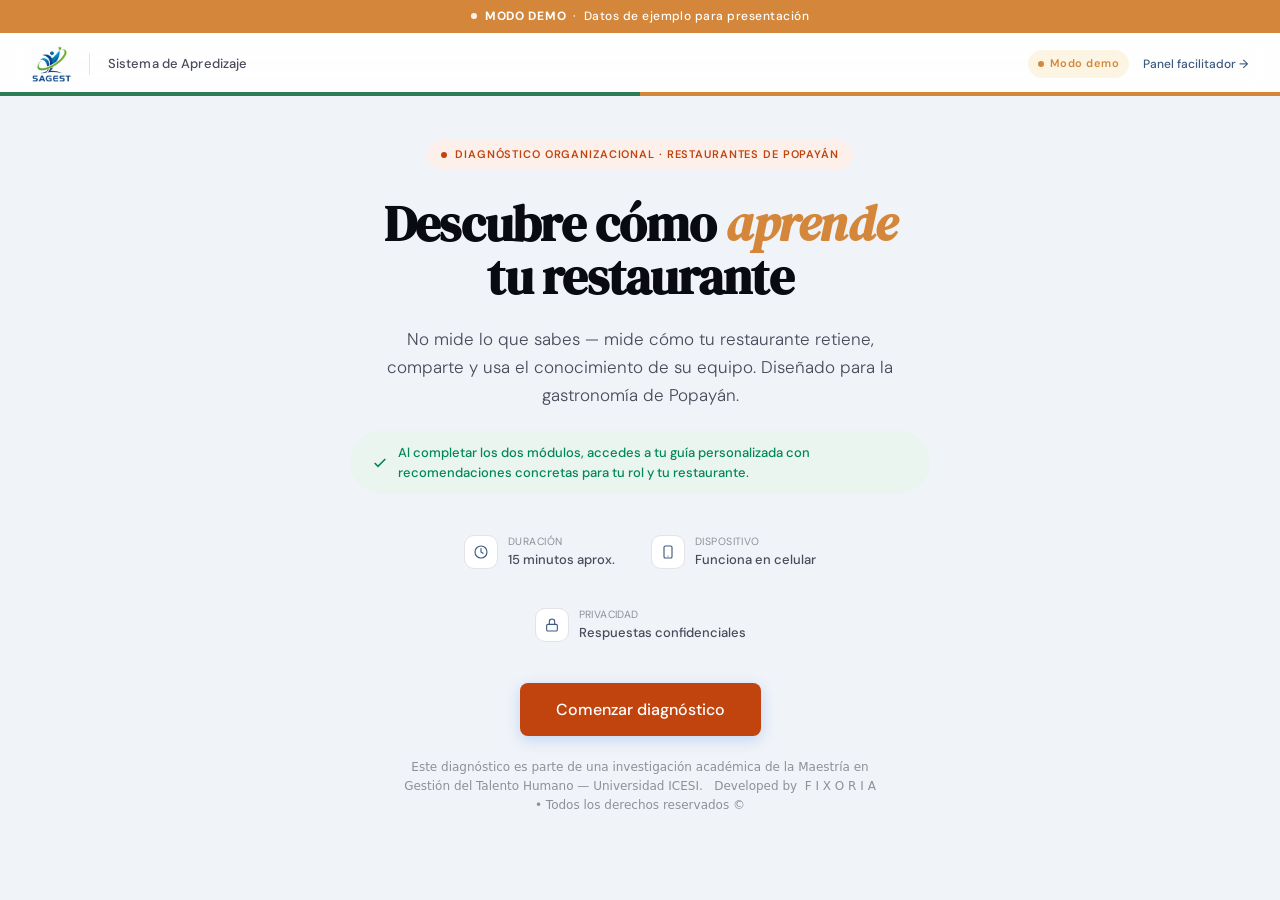
<file: SAGEST-Diagnostico-Standalone.html>
<!DOCTYPE html>
<html lang="es">
<head>
  <meta charset="UTF-8" />
  <meta name="viewport" content="width=device-width, initial-scale=1.0" />
  <title>SAGEST — Diagnóstico organizacional</title>
  <link rel="preconnect" href="https://fonts.googleapis.com" />
  <link rel="preconnect" href="https://fonts.gstatic.com" crossorigin />
  <link href="https://fonts.googleapis.com/css2?family=DM+Sans:ital,opsz,wght@0,9..40,300;0,9..40,400;0,9..40,500;0,9..40,600;0,9..40,700;1,9..40,300&family=DM+Serif+Display:ital@0;1&family=JetBrains+Mono:wght@400;500&display=swap" rel="stylesheet" />
  <style>
    :root{
      /* Wallpaper pattern */
      --pattern-size:22px;
      --pattern-url-light:none;
      --pattern-url-dark:none;
      /* Halftone texture (right side of cards) */
      --tex-url:url('texture-halftone-inv.png');
      --tex-color:#000000;        /* tint for light cards */
      --tex-color-d:#ffffff;      /* tint for dark cards (auto-inverted) */
      --tex-blend:multiply;       /* blend for light cards */
      --tex-blend-d:screen;       /* blend for dark cards */
      --tex-opacity:0.18;
      --tex-width:55%;
      --tex-fade:42%;
      --tex-enabled:1;
      /* Superficies */
      --bg:#F0F3F8;
      --bg-card:#ffffff;
      --surface-inv:#1a1a24;
      --surface-inv-2:#23232f;
      /* Texto */
      --ink:#0a0a12;
      --ink-soft:#4a4a5a;
      --ink-muted:#909098;
      /* Bordes */
      --border:#e2e2e8;
      --border-strong:#cfcfd6;
      /* Acentos SAGEST */
      --accent:#C1440E;        /* terracota */
      --accent-2:#9E3509;
      --accent-bg:#fdf0eb;
      --accent-dim:rgba(30,114,228,.08);
      --ocre:#D4873A;
      --ocre-bg:#fdf5e4;
      --slate:#3D5A80;
      --slate-bg:#eef2f7;
      --verde-band:#2E7D52;
      /* Semáforo */
      --green:#00875a; --green-bg:#eaf5f0;
      --amber:#92650a; --amber-bg:#fdf5e4;
      --red:#c0392b;   --red-bg:#fdecea;
      /* Forma */
      --radius:14px;
      --radius-sm:8px;
      --radius-xs:4px;
      --shadow:0 1px 3px rgba(15,15,30,.04), 0 6px 24px rgba(15,15,30,.06);
      --shadow-lg:0 8px 40px rgba(15,15,30,.10);
      --t:.22s cubic-bezier(.4,0,.2,1);
    }

    *,*::before,*::after{box-sizing:border-box;margin:0;padding:0}
    html{scroll-behavior:smooth}
    body{
      font-family:'DM Sans',system-ui,sans-serif;
      background:var(--bg);
      color:var(--ink);
      min-height:100vh;
      line-height:1.55;
      -webkit-font-smoothing:antialiased;
      text-rendering:optimizeLegibility;
    }

    /* ────────── BANNER DEMO ────────── */
    .demo-banner{
      position:fixed; top:0; left:0; right:0;
      background:var(--ocre); color:#fff;
      font-size:12px; font-weight:500; letter-spacing:.04em;
      padding:7px 24px; text-align:center; z-index:120;
      display:flex; align-items:center; justify-content:center; gap:8px;
    }
    .demo-banner-dot{width:6px; height:6px; border-radius:50%; background:#fff; opacity:.9}
    .demo-banner strong{font-weight:700; letter-spacing:.06em}

    /* ────────── TOPBAR ────────── */
    .topbar{
      position:fixed; top:32px; left:0; right:0;
      height:64px; background:rgba(255,255,255,.92);
      backdrop-filter:blur(14px); -webkit-backdrop-filter:blur(14px);
      display:flex; align-items:center; padding:0 32px;
      z-index:110;
    }
    .topbar::after{
      content:''; position:absolute; bottom:0; left:0; right:0;
      height:4px;
      background:linear-gradient(to right,
        var(--verde-band) 0%, var(--verde-band) 50%,
        var(--ocre) 50%, var(--ocre) 100%);
    }
    .topbar-logo{display:flex; align-items:center; gap:10px; text-decoration:none}
    .topbar-logo img{height:36px; width:auto; display:block}
    .topbar-divider{width:1px; height:22px; background:var(--border); margin:0 18px}
    .topbar-title{
      font-family:'DM Sans',sans-serif;
      font-size:13px; font-weight:500; color:var(--ink-soft);
      letter-spacing:.01em;
    }
    .topbar-right{margin-left:auto; display:flex; align-items:center; gap:14px}
    .topbar-chip{
      display:inline-flex; align-items:center; gap:6px;
      font-size:11px; font-weight:600; color:var(--ocre);
      background:var(--ocre-bg);
      padding:5px 10px; border-radius:100px;
      letter-spacing:.04em;
    }
    .topbar-chip-dot{width:6px; height:6px; border-radius:50%; background:var(--ocre)}
    .step-counter{font-size:12px; color:var(--ink-muted); font-weight:500}

    /* ────────── PROGRESS ────────── */
    .progress-wrap{
      max-width:760px; margin:0 auto;
      padding:120px 24px 0; width:100%;
    }
    .progress-info{
      display:flex; justify-content:space-between; align-items:baseline;
      margin-bottom:8px;
    }
    .progress-section{
      font-size:11px; font-weight:600; color:var(--accent);
      letter-spacing:.08em; text-transform:uppercase;
    }
    .progress-count{font-size:11px; color:var(--ink-muted); font-weight:500}
    .progress-track{
      height:3px; background:var(--border);
      border-radius:100px; overflow:hidden;
    }
    .progress-fill{
      height:100%; background:var(--accent);
      border-radius:100px;
      transition:width .55s cubic-bezier(.22,1,.36,1);
    }

    /* ────────── SCREEN ROUTING ────────── */
    .screen{display:none}
    .screen.active{display:block; animation:fadeUp .4s cubic-bezier(.4,0,.2,1) both}
    @keyframes fadeUp{
      from{opacity:0; transform:translateY(8px)}
      to{opacity:1; transform:translateY(0)}
    }

    /* ────────── WELCOME ────────── */
    #screen-welcome{
      padding-top:140px; padding-bottom:80px;
      min-height:calc(100vh - 32px);
      display:none;
    }
    #screen-welcome.active{display:flex; align-items:center; justify-content:center}
    .welcome-inner{max-width:640px; width:100%; text-align:center; padding:0 24px}
    .welcome-badge{
      display:inline-flex; align-items:center; gap:8px;
      background:var(--accent-bg); color:var(--accent);
      font-size:11px; font-weight:600; letter-spacing:.08em;
      text-transform:uppercase;
      padding:6px 14px; border-radius:100px;
      margin-bottom:28px;
    }
    .welcome-badge-dot{width:6px; height:6px; border-radius:50%; background:var(--accent)}
    .welcome-title{
      font-family:'DM Serif Display',serif;
      font-size:clamp(34px, 5.2vw, 50px);
      line-height:1.06; color:var(--ink);
      letter-spacing:-.015em;
      margin-bottom:22px;
    }
    .welcome-title em{font-style:italic; color:var(--accent)}
    .welcome-subtitle{
      font-size:17px; font-weight:300;
      color:var(--ink-soft); line-height:1.65;
      max-width:520px; margin:0 auto 22px;
    }
    .welcome-promise{
      display:inline-flex; align-items:center; gap:10px;
      background:var(--green-bg); color:var(--green);
      font-size:13px; font-weight:500; line-height:1.5;
      padding:12px 22px; border-radius:100px;
      max-width:580px; margin-bottom:40px;
      text-align:left;
    }
    .welcome-promise svg{
      width:16px; height:16px; flex-shrink:0;
      stroke:var(--green); stroke-width:2.4; fill:none;
    }
    .welcome-meta{
      display:flex; justify-content:center; gap:36px;
      flex-wrap:wrap; margin-bottom:40px;
    }
    .meta-item{display:flex; align-items:center; gap:10px}
    .meta-icon{
      width:34px; height:34px; border-radius:10px;
      background:var(--bg-card); border:1px solid var(--border);
      display:grid; place-items:center;
    }
    .meta-icon svg{
      width:16px; height:16px;
      stroke:var(--slate); stroke-width:1.7; fill:none;
      stroke-linecap:round; stroke-linejoin:round;
    }
    .meta-text{
      text-align:left;
      font-size:13px; color:var(--ink-soft); font-weight:500;
    }
    .meta-text small{
      display:block; font-size:10.5px; color:var(--ink-muted);
      font-weight:400; letter-spacing:.04em; text-transform:uppercase;
    }
    .welcome-disclaimer{
      font-size:12px; color:var(--ink-muted);
      line-height:1.6; margin-top:22px;
      max-width:480px; margin-left:auto; margin-right:auto;
    }
    .welcome-disclaimer strong{color:var(--ink-soft); font-weight:600}

    /* ────────── BUTTONS ────────── */
    .btn{
      display:inline-flex; align-items:center; justify-content:center; gap:10px;
      padding:14px 28px;
      border-radius:var(--radius-sm);
      font-family:'DM Sans',sans-serif;
      font-size:15px; font-weight:500;
      cursor:pointer; border:none; text-decoration:none;
      transition:var(--t); white-space:nowrap;
    }
    .btn-primary{
      background:var(--accent); color:#fff;
      box-shadow:0 4px 14px rgba(30,114,228,.22);
    }
    .btn-primary:hover{
      background:var(--accent-2);
      transform:translateY(-1px);
      box-shadow:0 6px 20px rgba(30,114,228,.30);
    }
    .btn-primary:active{transform:translateY(0)}
    .btn-ghost{background:transparent; color:var(--ink-soft); border:1px solid var(--border)}
    .btn-ghost:hover{background:var(--bg); color:var(--ink); border-color:var(--border-strong)}
    .btn-lg{padding:16px 36px; font-size:16px}
    .btn-full{width:100%}
    .btn svg{width:16px; height:16px; stroke:currentColor; stroke-width:2; fill:none; stroke-linecap:round; stroke-linejoin:round; flex-shrink:0}

    /* ────────── MOMENTO 1 LAYOUT ────────── */
    #screen-m1{padding-bottom:120px}
    .m1-wrap{
      max-width:880px; margin:0 auto;
      padding:32px 24px 0;
    }
    .m1-intro{margin-bottom:28px}
    .m1-eyebrow{
      font-size:11px; font-weight:600; color:var(--accent);
      letter-spacing:.1em; text-transform:uppercase;
      margin-bottom:10px;
    }
    .m1-h1{
      font-family:'DM Serif Display',serif;
      font-size:34px; line-height:1.1; color:var(--ink);
      letter-spacing:-.012em; margin-bottom:8px;
    }
    .m1-sub{font-size:15px; color:var(--ink-soft); line-height:1.6; max-width:620px}

    /* ── Building texture (right side of dark cards) ── */
    .maturity-card::after{
      content:'';
      position:absolute; top:0; right:0; bottom:0;
      width:65%;
      background-image:url('texture-halftone-inv.png');
      background-size:cover;
      background-position:right center;
      background-repeat:no-repeat;
      -webkit-mask-image:linear-gradient(to right, transparent 0%, black 42%);
      mask-image:linear-gradient(to right, transparent 0%, black 42%);
      opacity:calc(0.45 * var(--tex-enabled));
      mix-blend-mode:screen;
      pointer-events:none;
      transition:opacity .2s ease;
    }
    .cta-card::after{
      content:'';
      position:absolute; top:0; right:0; bottom:0;
      width:65%;
      background-image:url('texture-halftone-inv.png');
      background-size:cover;
      background-position:right center;
      background-repeat:no-repeat;
      -webkit-mask-image:linear-gradient(to right, transparent 0%, black 42%);
      mask-image:linear-gradient(to right, transparent 0%, black 42%);
      opacity:calc(0.45 * var(--tex-enabled));
      mix-blend-mode:screen;
      pointer-events:none;
      transition:opacity .2s ease;
    }

    /* BLOQUE 1 — Maturity hero (dark) */
    .maturity-card{
      background-color:var(--surface-inv);
      background-image:var(--pattern-url-dark);
      background-size:var(--pattern-size) var(--pattern-size);
      color:#fff;
      border-radius:var(--radius); padding:34px 38px;
      margin-bottom:32px;
      position:relative; overflow:hidden;
    }
    .maturity-card::before{
      content:''; position:absolute;
      top:-40%; right:-10%; width:60%; height:180%;
      background:radial-gradient(ellipse at center, rgba(212,135,58,.10), transparent 60%);
      pointer-events:none;
    }
    .maturity-eyebrow{
      font-size:10.5px; font-weight:600;
      letter-spacing:.14em; text-transform:uppercase;
      color:rgba(255,255,255,.45);
      margin-bottom:18px;
    }
    .maturity-row{
      display:flex; align-items:flex-end; gap:18px;
      margin-bottom:18px; position:relative;
    }
    .maturity-score{
      font-family:'DM Serif Display',serif;
      font-size:84px; line-height:.9;
      color:var(--ocre); letter-spacing:-.02em;
      font-variant-numeric:tabular-nums;
    }
    .maturity-of{
      font-size:14px; color:rgba(255,255,255,.55);
      padding-bottom:14px;
    }
    .maturity-badge{
      display:inline-flex; align-items:center; gap:6px;
      background:var(--amber-bg); color:var(--amber);
      font-size:12px; font-weight:600; letter-spacing:.04em;
      padding:5px 12px; border-radius:100px;
      margin-bottom:14px;
    }
    .maturity-badge::before{
      content:''; width:6px; height:6px;
      border-radius:50%; background:var(--amber);
    }
    .maturity-desc{
      font-size:15px; line-height:1.65;
      color:rgba(255,255,255,.78);
      max-width:600px;
    }

    /* SECTION HEADER */
    .section-head{
      font-size:11px; font-weight:600; color:var(--ink-muted);
      letter-spacing:.11em; text-transform:uppercase;
      margin-bottom:14px; display:flex; align-items:center; gap:10px;
    }
    .section-head::after{
      content:''; flex:1; height:1px; background:var(--border);
    }

    /* BLOQUE 2 — Dimension grid */
    .dim-grid{
      display:grid;
      grid-template-columns:repeat(auto-fill, minmax(245px, 1fr));
      gap:14px;
      margin-bottom:32px;
    }
    .dim-card{
      background-color:var(--bg-card);
      background-image:var(--pattern-url-light);
      background-size:var(--pattern-size) var(--pattern-size);
      border:1px solid var(--border);
      border-radius:var(--radius);
      padding:20px 22px;
      transition:var(--t);
      position:relative;
    }
    .dim-card:hover{
      border-color:var(--border-strong);
      transform:translateY(-1px);
      box-shadow:var(--shadow);
    }
    .dim-code{
      font-family:'JetBrains Mono',monospace;
      font-size:11px; font-weight:500;
      color:var(--ink-muted); letter-spacing:.04em;
      margin-bottom:4px;
    }
    .dim-name{
      font-size:14px; font-weight:500; color:var(--ink);
      line-height:1.35; margin-bottom:18px;
      min-height:38px;
    }
    .dim-score-row{
      display:flex; align-items:baseline; gap:12px;
      margin-bottom:10px;
    }
    .dim-score{
      font-family:'DM Serif Display',serif;
      font-size:28px; color:var(--ink);
      line-height:1; font-variant-numeric:tabular-nums;
    }
    .dim-of{font-size:12px; color:var(--ink-muted)}
    .dim-bar-track{
      height:6px; background:var(--bg);
      border-radius:100px; overflow:hidden;
      margin-bottom:12px;
    }
    .dim-bar-fill{height:100%; border-radius:100px}
    .dim-badge{
      display:inline-flex; align-items:center; gap:5px;
      font-size:11px; font-weight:600; letter-spacing:.04em;
      padding:4px 10px; border-radius:100px;
    }
    .badge-medio{background:var(--amber-bg); color:var(--amber)}
    .badge-bajo{background:var(--red-bg); color:var(--red)}
    .badge-alto{background:var(--green-bg); color:var(--green)}
    .badge-arrow{font-size:10px}

    /* BLOQUE 3 — Brecha alert */
    .brecha-card{
      background-color:#fef7f6;
      background-image:var(--pattern-url-light);
      background-size:var(--pattern-size) var(--pattern-size);
      border-left:3px solid var(--red);
      border-radius:var(--radius);
      padding:24px 26px;
      margin-bottom:32px;
      position:relative;
    }
    .brecha-eyebrow{
      display:inline-flex; align-items:center; gap:8px;
      font-size:10.5px; font-weight:700;
      letter-spacing:.12em; text-transform:uppercase;
      color:var(--red); margin-bottom:14px;
    }
    .brecha-icon{
      width:18px; height:18px; border-radius:50%;
      background:var(--red); color:#fff;
      display:inline-grid; place-items:center;
      font-size:10px; font-weight:700;
    }
    .brecha-title{
      font-size:16px; font-weight:600; color:var(--ink);
      line-height:1.4; margin-bottom:12px;
    }
    .brecha-body{
      font-size:13.5px; line-height:1.7;
      color:var(--ink-soft); margin-bottom:14px;
    }
    .brecha-body p + p{margin-top:10px}
    .brecha-action{
      display:flex; align-items:center; gap:8px;
      font-size:13px; font-weight:500; color:var(--accent);
      padding-top:14px; border-top:1px dashed rgba(192,57,43,.18);
    }
    .brecha-action svg{width:14px; height:14px; stroke:var(--accent); stroke-width:2; fill:none}

    /* BLOQUE 4 — Restaurant name input */
    .input-card{
      background-color:var(--bg-card);
      background-image:var(--pattern-url-light);
      background-size:var(--pattern-size) var(--pattern-size);
      border:1px solid var(--border);
      border-radius:var(--radius);
      padding:22px 26px;
      margin-bottom:32px;
    }
    .input-label{
      font-size:10.5px; font-weight:600; color:var(--ink-muted);
      letter-spacing:.1em; text-transform:uppercase;
      margin-bottom:8px;
    }
    .input-desc{
      font-size:13px; color:var(--ink-soft);
      line-height:1.55; margin-bottom:14px;
    }
    .input-field{
      width:100%;
      padding:12px 16px;
      border:1px solid var(--border-strong);
      border-radius:var(--radius-sm);
      font-family:'DM Sans',sans-serif;
      font-size:15px; color:var(--ink);
      background:var(--bg-card);
      transition:var(--t);
    }
    .input-field:focus{
      outline:none; border-color:var(--accent);
      box-shadow:0 0 0 3px var(--accent-dim);
    }

    /* BLOQUE 5 — CTA dark */
    .cta-card{
      background-color:var(--surface-inv);
      background-image:var(--pattern-url-dark);
      background-size:var(--pattern-size) var(--pattern-size);
      color:#fff;
      border-radius:var(--radius);
      padding:30px 34px;
      position:relative; overflow:hidden;
    }
    .cta-card::before{
      content:''; position:absolute;
      bottom:-50%; left:-10%; width:50%; height:160%;
      background:radial-gradient(ellipse at center, rgba(212,135,58,.16), transparent 60%);
      pointer-events:none;
    }
    .cta-eyebrow{
      font-size:10.5px; font-weight:600;
      letter-spacing:.14em; text-transform:uppercase;
      color:rgba(255,255,255,.45);
      margin-bottom:14px;
    }
    .cta-title{
      font-family:'DM Serif Display',serif;
      font-size:24px; line-height:1.2; color:#fff;
      letter-spacing:-.005em;
      margin-bottom:14px; max-width:560px;
      position:relative;
    }
    .cta-body{
      font-size:14px; line-height:1.65;
      color:rgba(255,255,255,.72);
      max-width:580px; margin-bottom:24px;
      position:relative;
    }
    .cta-button{position:relative}

    /* ────────── TWEAKS PANEL ────────── */
    .tweaks-panel{
      position:fixed; bottom:20px; right:20px;
      width:300px; background:#fff;
      border:1px solid var(--border-strong);
      border-radius:var(--radius);
      box-shadow:var(--shadow-lg);
      padding:18px 18px 16px;
      font-family:'DM Sans',sans-serif;
      font-size:13px; color:var(--ink);
      z-index:200;
      display:none;
      max-height:calc(100vh - 100px);
      overflow-y:auto;
    }
    .tweaks-section{
      margin-top:18px; padding-top:16px;
      border-top:1px solid var(--border);
    }
    .tweaks-section-head{
      font-size:10px; font-weight:700; color:var(--ink);
      letter-spacing:.14em; text-transform:uppercase;
      margin-bottom:12px;
    }
    .tweak-swatches{
      display:grid; grid-template-columns:repeat(5, 1fr); gap:6px;
    }
    .tweak-swatch{
      aspect-ratio:1/1; border-radius:6px; cursor:pointer;
      border:2px solid transparent;
      box-shadow:inset 0 0 0 1px rgba(0,0,0,.08);
      transition:var(--t);
    }
    .tweak-swatch:hover{transform:scale(1.08)}
    .tweak-swatch.active{
      border-color:var(--accent);
      box-shadow:inset 0 0 0 1px rgba(0,0,0,.08), 0 0 0 2px var(--accent-dim);
    }
    .tweak-blend{
      display:grid; grid-template-columns:repeat(4, 1fr); gap:4px;
    }
    .tweak-blend button{
      background:var(--bg); border:1px solid var(--border);
      border-radius:6px; padding:6px 4px;
      font-family:'DM Sans',sans-serif; font-size:10.5px;
      color:var(--ink-soft); cursor:pointer;
      transition:var(--t);
    }
    .tweak-blend button:hover{border-color:var(--border-strong); color:var(--ink)}
    .tweak-blend button.active{
      background:var(--ink); border-color:var(--ink); color:#fff;
    }
    .tweaks-panel.open{display:block; animation:fadeUp .25s cubic-bezier(.4,0,.2,1) both}
    .tweaks-head{
      display:flex; align-items:center; justify-content:space-between;
      margin-bottom:14px;
    }
    .tweaks-title{
      font-size:11px; font-weight:600; color:var(--ink-muted);
      letter-spacing:.12em; text-transform:uppercase;
    }
    .tweaks-close{
      background:none; border:none; cursor:pointer;
      color:var(--ink-muted); font-size:18px; line-height:1;
      padding:2px 6px; border-radius:4px;
    }
    .tweaks-close:hover{background:var(--bg); color:var(--ink)}
    .tweak-row{margin-bottom:14px}
    .tweak-row:last-child{margin-bottom:0}
    .tweak-label{
      display:flex; justify-content:space-between; align-items:center;
      font-size:11.5px; font-weight:500; color:var(--ink-soft);
      margin-bottom:6px;
    }
    .tweak-label span:last-child{
      font-family:'JetBrains Mono',monospace;
      font-size:10.5px; color:var(--ink-muted);
    }
    .tweak-segs{
      display:grid; grid-template-columns:repeat(5,1fr); gap:4px;
    }
    .tweak-seg{
      background:var(--bg); border:1px solid var(--border);
      border-radius:6px; padding:8px 0;
      display:grid; place-items:center;
      cursor:pointer; transition:var(--t);
    }
    .tweak-seg:hover{border-color:var(--border-strong)}
    .tweak-seg.active{
      background:var(--ink); border-color:var(--ink);
    }
    .tweak-seg svg{width:14px; height:14px}
    .tweak-seg .fg{fill:var(--ink-soft); stroke:var(--ink-soft)}
    .tweak-seg.active .fg{fill:#fff; stroke:#fff}
    .tweak-range{
      width:100%; -webkit-appearance:none; appearance:none;
      height:3px; background:var(--border); border-radius:100px;
      outline:none;
    }
    .tweak-range::-webkit-slider-thumb{
      -webkit-appearance:none; appearance:none;
      width:14px; height:14px; border-radius:50%;
      background:var(--accent); cursor:pointer;
      box-shadow:0 1px 3px rgba(0,0,0,.15);
    }
    .tweak-range::-moz-range-thumb{
      width:14px; height:14px; border-radius:50%; border:none;
      background:var(--accent); cursor:pointer;
    }
    .tweak-toggle-row{
      display:flex; align-items:center; justify-content:space-between;
      padding:6px 0;
    }
    .tweak-switch{
      position:relative; width:34px; height:20px;
      background:var(--border-strong); border-radius:100px;
      cursor:pointer; transition:var(--t);
    }
    .tweak-switch::after{
      content:''; position:absolute; top:2px; left:2px;
      width:16px; height:16px; border-radius:50%;
      background:#fff; transition:var(--t);
      box-shadow:0 1px 3px rgba(0,0,0,.2);
    }
    .tweak-switch.on{background:var(--accent)}
    .tweak-switch.on::after{transform:translateX(14px)}

    /* ────────── MOBILE ────────── */
    @media (max-width:640px){
      .topbar{padding:0 16px}
      .topbar-divider, .topbar-title{display:none}
      .m1-wrap{padding:24px 16px 0}
      .maturity-card, .cta-card{padding:24px}
      .maturity-score{font-size:64px}
      .m1-h1{font-size:26px}
      .welcome-meta{gap:18px}
    }
  </style>
</head>
<body>

  <!-- DEMO BANNER -->
  <div class="demo-banner" style="background:var(--ocre)">
    <span class="demo-banner-dot"></span>
    <span><strong>MODO DEMO</strong> &nbsp;·&nbsp; Datos de ejemplo para presentación</span>
  </div>

  <!-- TOPBAR -->
  <header class="topbar">
    <a class="topbar-logo" href="#" data-go="welcome">
      <img src="sagest-logo.png" alt="SAGEST" />
    </a>
    <span class="topbar-divider"></span>
    <span class="topbar-title" id="topbar-context">Sistema de Apredizaje </span>
    <div class="topbar-right">
      <span class="topbar-chip">
        <span class="topbar-chip-dot"></span>
        Modo demo
      </span>
      <a href="facilitador.html" class="step-counter" style="text-decoration:none; color:var(--slate); font-weight:500">
        Panel facilitador →
      </a>
    </div>
  </header>

  <!-- ═══════════════════ PANTALLA 1 — BIENVENIDA ═══════════════════ -->
  <section class="screen active" id="screen-welcome" data-screen-label="01 Bienvenida">
    <div class="welcome-inner">
      <div class="welcome-badge">
        <span class="welcome-badge-dot"></span>
        Diagnóstico organizacional · Restaurantes de Popayán
      </div>

      <h1 class="welcome-title">
        Descubre cómo <em style="font-family: &quot;DM Serif Display&quot;; color: rgb(212, 135, 58)">aprende</em><br />tu restaurante
      </h1>

      <p class="welcome-subtitle">
        No mide lo que sabes — mide cómo tu restaurante retiene,
        comparte y usa el conocimiento de su equipo.
        Diseñado para la gastronomía de Popayán.
      </p>

      <div class="welcome-promise">
        <svg viewBox="0 0 24 24"><polyline points="20 6 9 17 4 12"></polyline></svg>
        <span>Al completar los dos módulos, accedes a tu guía personalizada con recomendaciones concretas para tu rol y tu restaurante.</span>
      </div>

      <div class="welcome-meta">
        <div class="meta-item">
          <span class="meta-icon">
            <svg viewBox="0 0 24 24"><circle cx="12" cy="12" r="9"></circle><polyline points="12 7 12 12 15 14"></polyline></svg>
          </span>
          <span class="meta-text"><small>Duración</small>15 minutos aprox.</span>
        </div>
        <div class="meta-item">
          <span class="meta-icon">
            <svg viewBox="0 0 24 24"><rect x="6" y="3" width="12" height="18" rx="2"></rect><line x1="12" y1="18" x2="12" y2="18.01"></line></svg>
          </span>
          <span class="meta-text"><small>Dispositivo</small>Funciona en celular</span>
        </div>
        <div class="meta-item">
          <span class="meta-icon">
            <svg viewBox="0 0 24 24"><rect x="4" y="11" width="16" height="10" rx="2"></rect><path d="M8 11V7a4 4 0 0 1 8 0v4"></path></svg>
          </span>
          <span class="meta-text"><small>Privacidad</small>Respuestas confidenciales</span>
        </div>
      </div>

      <button class="btn btn-primary btn-lg" onclick="goTo('m1')" >
        Comenzar diagnóstico
      </button>

      <p class="welcome-disclaimer" style="font-family: system-ui">Este diagnóstico es parte de una investigación académica de la Maestría en Gestión del Talento Humano — Universidad ICESI. 


 Developed by  F I X O R I A • Todos los derechos reservados ©</p>
    </div>
  </section>

  <!-- ═══════════════════ PANTALLA 5 — MOMENTO 1 ═══════════════════ -->
  <section class="screen" id="screen-m1" data-screen-label="05 Momento 1 — Resultados Stage 1">

    <div class="progress-wrap">
      <div class="progress-info">
        <span class="progress-section">Módulo 1 · Resultados intermedios</span>
        <span class="progress-count">55% completado</span>
      </div>
      <div class="progress-track">
        <div class="progress-fill" style="width:55%"></div>
      </div>
    </div>

    <div class="m1-wrap">
      <div class="m1-intro">
        <div class="m1-eyebrow" style="color: rgb(14, 122, 193)">Restaurante La Antigua · Juliana Muñoz · Chef / Jefe de cocina</div>
        <h1 class="m1-h1">Resultados del Módulo 1</h1>
        <p class="m1-sub">Has completado las 13 preguntas del diagnóstico base. Este es el nivel de desarrollo organizacional de tu restaurante en las dimensiones D1 a D5.</p>
      </div>

      <!-- BLOQUE 1 — Maturity hero -->
      <div class="maturity-card">
        <div class="maturity-eyebrow">Tu nivel de desarrollo organizacional</div>
        <div class="maturity-row">
          <span class="maturity-score">2.72</span>
          <span class="maturity-of">de 5.0</span>
        </div>
        <div class="maturity-badge">Nivel 2 — Desarrollo</div>
        <p class="maturity-desc">
          El aprendizaje ocurre en este restaurante, pero no se retiene.
          Las estructuras existen pero están inactivas o desactualizadas.
          El salto al siguiente nivel no requiere crear más cosas —
          requiere activar lo que ya tienen.
        </p>
      </div>

      <!-- BLOQUE 2 — Dimension grid -->
      <h2 class="section-head">Resultados por dimensión — Módulo 1</h2>
      <div class="dim-grid">

        <div class="dim-card">
          <div class="dim-code">D1</div>
          <div class="dim-name">Aprendizaje organizacional</div>
          <div class="dim-score-row">
            <span class="dim-score">2.80</span>
            <span class="dim-of">/ 5.0</span>
          </div>
          <div class="dim-bar-track">
            <div class="dim-bar-fill" style="width: 56%; background: var(--amber); background-color: rgb(146, 52, 10)"></div>
          </div>
          <span class="dim-badge badge-medio">Medio <span class="badge-arrow">→</span></span>
        </div>

        <div class="dim-card">
          <div class="dim-code">D2</div>
          <div class="dim-name">Gestión del conocimiento</div>
          <div class="dim-score-row">
            <span class="dim-score">2.50</span>
            <span class="dim-of">/ 5.0</span>
          </div>
          <div class="dim-bar-track">
            <div class="dim-bar-fill" style="width: 50%; background: var(--amber); background-color: rgb(76, 146, 10)"></div>
          </div>
          <span class="dim-badge badge-medio">Medio <span class="badge-arrow">→</span></span>
        </div>

        <div class="dim-card">
          <div class="dim-code">D3</div>
          <div class="dim-name">Capital humano</div>
          <div class="dim-score-row">
            <span class="dim-score">3.00</span>
            <span class="dim-of">/ 5.0</span>
          </div>
          <div class="dim-bar-track">
            <div class="dim-bar-fill" style="width: 60%; background: var(--amber); background-color: rgb(10, 146, 146)"></div>
          </div>
          <span class="dim-badge badge-medio">Medio <span class="badge-arrow">→</span></span>
        </div>

        <div class="dim-card">
          <div class="dim-code">D4</div>
          <div class="dim-name">Cultura organizacional</div>
          <div class="dim-score-row">
            <span class="dim-score">3.00</span>
            <span class="dim-of">/ 5.0</span>
          </div>
          <div class="dim-bar-track">
            <div class="dim-bar-fill" style="width:60%; background:var(--amber)"></div>
          </div>
          <span class="dim-badge badge-medio">Medio <span class="badge-arrow">→</span></span>
        </div>

        <div class="dim-card">
          <div class="dim-code">D5</div>
          <div class="dim-name">Desempeño organizacional</div>
          <div class="dim-score-row">
            <span class="dim-score">2.30</span>
            <span class="dim-of">/ 5.0</span>
          </div>
          <div class="dim-bar-track">
            <div class="dim-bar-fill" style="width: 46%; background: var(--red); background-color: rgb(155, 43, 192)"></div>
          </div>
          <span class="dim-badge badge-bajo">Bajo <span class="badge-arrow">⬇</span></span>
        </div>

      </div>

      <!-- BLOQUE 3 — Brecha alert -->
      <div class="brecha-card">
        <div class="brecha-eyebrow">
          <span class="brecha-icon">!</span>
          Brecha detectada
        </div>
        <h3 class="brecha-title">
          Tu equipo aprende, pero el restaurante no retiene ese aprendizaje.
        </h3>
        <div class="brecha-body">
          <p>
            En Aprendizaje organizacional y Gestión del conocimiento, el nivel
            individual es significativamente más alto que el nivel organizacional.
            Esto significa que el conocimiento vive en las personas — cuando alguien
            se va, ese conocimiento se va con ellas.
          </p>
          <p>
            Esta es la brecha más frecuente en los restaurantes de Popayán:
            el <strong>67% de los establecimientos</strong> diagnosticados presenta este patrón.
          </p>
        </div>
        <div class="brecha-action">
          <svg viewBox="0 0 24 24"><line x1="5" y1="12" x2="19" y2="12"></line><polyline points="12 5 19 12 12 19"></polyline></svg>
          <span>Tu guía personalizada incluye un plan concreto para cerrar esta brecha.</span>
        </div>
      </div>

      <!-- BLOQUE 4 — Restaurant name input -->
      <div class="input-card">
        <div class="input-label">Nombre de tu restaurante</div>
        <p class="input-desc">
          Este dato permite al investigador agrupar las respuestas del mismo
          establecimiento. Es opcional.
        </p>
        <input type="text" class="input-field" value="Restaurante La Antigua" />
      </div>

      <!-- BLOQUE 5 — CTA to Stage 2 -->
      <div class="cta-card">
        <div class="cta-eyebrow">Módulo 2 disponible</div>
        <h3 class="cta-title">
          Completa el Módulo 2 para acceder a tu guía personalizada
        </h3>
        <p class="cta-body">
          El Módulo 2 evalúa las capacidades estratégicas, la innovación
          y la adaptación al contexto de tu restaurante. Al completarlo,
          recibirás tu código SAG-XXXX con acceso a recomendaciones profundas,
          planes de acción y recursos específicos para tu rol.
        </p>
        <div class="cta-button">
          <button class="btn btn-primary btn-lg btn-full" onclick="alert('Pantalla 6 (Stage 2) — pendiente en el siguiente sprint del mockup.')" >
            Continuar al Módulo 2
            <svg viewBox="0 0 24 24"><line x1="5" y1="12" x2="19" y2="12"></line><polyline points="12 5 19 12 12 19"></polyline></svg>
          </button>
        </div>
      </div>

      <div style="margin-top:24px; display:flex; justify-content:space-between; align-items:center; gap:12px; flex-wrap:wrap">
        <button class="btn btn-ghost" onclick="goTo('welcome')">
          <svg viewBox="0 0 24 24"><line x1="19" y1="12" x2="5" y2="12"></line><polyline points="12 19 5 12 12 5"></polyline></svg>
          Volver al inicio
        </button>
        <span style="font-size:12px; color:var(--ink-muted)">
          Las pantallas 2–4 (Likert e ítems binarios) se entregan en el siguiente sprint.
        </span>
      </div>

    </div>
  </section>

  <!-- ═══════════════════ TWEAKS PANEL ═══════════════════ -->
  <aside class="tweaks-panel" id="tweaks-panel" aria-label="Tweaks">
    <div class="tweaks-head">
      <span class="tweaks-title">Tweaks · Papel tapiz</span>
      <button class="tweaks-close" id="tweaks-close" aria-label="Cerrar">×</button>
    </div>

    <div class="tweak-row">
      <div class="tweak-label"><span>Figura</span><span id="lbl-shape">punto</span></div>
      <div class="tweak-segs" id="seg-shape">
        <button class="tweak-seg" data-shape="dot" title="Punto">
          <svg viewBox="0 0 14 14"><circle class="fg" cx="7" cy="7" r="2"/></svg>
        </button>
        <button class="tweak-seg" data-shape="ring" title="Anillo">
          <svg viewBox="0 0 14 14"><circle class="fg" cx="7" cy="7" r="2.5" fill="none" stroke-width="1.2"/></svg>
        </button>
        <button class="tweak-seg" data-shape="cross" title="Cruz">
          <svg viewBox="0 0 14 14"><path class="fg" d="M3 7h8M7 3v8" stroke-width="1.4" stroke-linecap="round" fill="none"/></svg>
        </button>
        <button class="tweak-seg" data-shape="diamond" title="Rombo">
          <svg viewBox="0 0 14 14"><rect class="fg" x="5" y="5" width="4" height="4" transform="rotate(45 7 7)"/></svg>
        </button>
        <button class="tweak-seg" data-shape="square" title="Cuadro">
          <svg viewBox="0 0 14 14"><rect class="fg" x="5.5" y="5.5" width="3" height="3"/></svg>
        </button>
      </div>
    </div>

    <div class="tweak-row">
      <div class="tweak-label"><span>Densidad (figuras a lo ancho)</span><span id="lbl-density">36</span></div>
      <input type="range" min="18" max="60" step="1" class="tweak-range" id="rng-density" />
    </div>

    <div class="tweak-row">
      <div class="tweak-label"><span>Opacidad</span><span id="lbl-opacity">0.06</span></div>
      <input type="range" min="0" max="0.18" step="0.005" class="tweak-range" id="rng-opacity" />
    </div>

    <div class="tweak-row">
      <div class="tweak-toggle-row">
        <span style="font-size:12.5px; color:var(--ink-soft)">Activar papel tapiz</span>
        <div class="tweak-switch on" id="sw-enabled" role="switch" tabindex="0"></div>
      </div>
    </div>

    <div class="tweaks-section">
      <div class="tweaks-section-head">Textura · cards oscuras</div>

      <div class="tweak-row">
        <div class="tweak-label"><span>Color</span><span id="lbl-tex-color">negro</span></div>
        <div class="tweak-swatches" id="tex-swatches">
          <div class="tweak-swatch" data-color="#000000" data-name="negro" style="background:#000"></div>
          <div class="tweak-swatch" data-color="#ffffff" data-name="blanco" style="background:#fff"></div>
          <div class="tweak-swatch" data-color="#C1440E" data-name="terracota" style="background:#C1440E"></div>
          <div class="tweak-swatch" data-color="#D4873A" data-name="ocre" style="background:#D4873A"></div>
          <div class="tweak-swatch" data-color="#3D5A80" data-name="pizarra" style="background:#3D5A80"></div>
        </div>
      </div>

      <div class="tweak-row">
        <div class="tweak-label"><span>Opacidad</span><span id="lbl-tex-opacity">0.18</span></div>
        <input type="range" min="0" max="0.6" step="0.01" class="tweak-range" id="rng-tex-opacity" />
      </div>

      <div class="tweak-row">
        <div class="tweak-label"><span>Ancho (lado derecho)</span><span id="lbl-tex-width">55%</span></div>
        <input type="range" min="20" max="100" step="1" class="tweak-range" id="rng-tex-width" />
      </div>

      <div class="tweak-row">
        <div class="tweak-label"><span>Suavidad del borde</span><span id="lbl-tex-fade">42%</span></div>
        <input type="range" min="0" max="80" step="1" class="tweak-range" id="rng-tex-fade" />
      </div>

      <div class="tweak-row">
        <div class="tweak-label"><span>Modo de capa</span><span id="lbl-tex-blend">multiply</span></div>
        <div class="tweak-blend" id="seg-blend">
          <button data-blend="normal">normal</button>
          <button data-blend="multiply">multiply</button>
          <button data-blend="screen">screen</button>
          <button data-blend="overlay">overlay</button>
        </div>
      </div>

      <div class="tweak-row">
        <div class="tweak-toggle-row">
          <span style="font-size:12.5px; color:var(--ink-soft)">Auto-invertir color (recom.)</span>
          <div class="tweak-switch on" id="sw-tex-invert" role="switch" tabindex="0"></div>
        </div>
      </div>

      <div class="tweak-row">
        <div class="tweak-toggle-row">
          <span style="font-size:12.5px; color:var(--ink-soft)">Activar textura</span>
          <div class="tweak-switch on" id="sw-tex-enabled" role="switch" tabindex="0"></div>
        </div>
      </div>
    </div>
  </aside>

  <script>
    /* ────────── PAPEL TAPIZ + TWEAKS ────────── */
    const TWEAK_DEFAULTS = /*EDITMODE-BEGIN*/{
      "patternShape": "dot",
      "patternDensity": 58,
      "patternOpacity": 0.015,
      "patternEnabled": true,
      "texColor": "#000000",
      "texColorName": "negro",
      "texOpacity": 0.21,
      "texWidth": 47,
      "texFade": 34,
      "texBlend": "screen",
      "texInvertDark": true,
      "texEnabled": true
    }/*EDITMODE-END*/;

    // Width reference: the .maturity-card spans ~832px in full width.
    // 36 figures across → tile ≈ 23px. 12 tall → 12 × 23 ≈ 276px (la altura de la card).
    const CARD_REF_WIDTH = 832;

    const tweaks = Object.assign({}, TWEAK_DEFAULTS);

    function shapeSvg(shape, size, color, opacity){
      const cx = size/2, cy = size/2;
      // Figure scale: figure stays small relative to tile (≈ 1/7 of tile).
      const r = Math.max(1, size * 0.075);
      let inner = '';
      switch(shape){
        case 'dot':
          inner = `<circle cx="${cx}" cy="${cy}" r="${r}" fill="${color}" fill-opacity="${opacity}"/>`;
          break;
        case 'ring':
          inner = `<circle cx="${cx}" cy="${cy}" r="${r*1.25}" fill="none" stroke="${color}" stroke-opacity="${opacity}" stroke-width="0.9"/>`;
          break;
        case 'cross':
          inner = `<path d="M${cx-r*1.4} ${cy} h${r*2.8} M${cx} ${cy-r*1.4} v${r*2.8}" stroke="${color}" stroke-opacity="${opacity}" stroke-width="0.9" stroke-linecap="round"/>`;
          break;
        case 'diamond':
          inner = `<rect x="${cx-r}" y="${cy-r}" width="${r*2}" height="${r*2}" transform="rotate(45 ${cx} ${cy})" fill="${color}" fill-opacity="${opacity}"/>`;
          break;
        case 'square':
          inner = `<rect x="${cx-r}" y="${cy-r}" width="${r*2}" height="${r*2}" fill="${color}" fill-opacity="${opacity}"/>`;
          break;
      }
      const svg = `<svg xmlns="http://www.w3.org/2000/svg" width="${size}" height="${size}" viewBox="0 0 ${size} ${size}">${inner}</svg>`;
      return `url("data:image/svg+xml;utf8,${encodeURIComponent(svg)}")`;
    }

    function applyPattern(){
      const root = document.documentElement;
      const tile = Math.max(8, CARD_REF_WIDTH / tweaks.patternDensity);
      root.style.setProperty('--pattern-size', tile.toFixed(2) + 'px');
      if(!tweaks.patternEnabled){
        root.style.setProperty('--pattern-url-light', 'none');
        root.style.setProperty('--pattern-url-dark', 'none');
        return;
      }
      // Light cards → dark figure; dark cards → light figure.
      const urlLight = shapeSvg(tweaks.patternShape, tile, '#0a0a12', tweaks.patternOpacity * 1.4);
      const urlDark  = shapeSvg(tweaks.patternShape, tile, '#ffffff', tweaks.patternOpacity * 1.6);
      root.style.setProperty('--pattern-url-light', urlLight);
      root.style.setProperty('--pattern-url-dark', urlDark);
    }

    /* ─── Halftone right-side texture ─── */
    function invertHex(hex){
      const h = hex.replace('#','');
      const r = 255 - parseInt(h.slice(0,2),16);
      const g = 255 - parseInt(h.slice(2,4),16);
      const b = 255 - parseInt(h.slice(4,6),16);
      const to = (n)=>n.toString(16).padStart(2,'0');
      return '#' + to(r) + to(g) + to(b);
    }
    function swapBlend(m){
      return ({multiply:'screen', screen:'multiply', normal:'normal', overlay:'overlay'})[m] || m;
    }
    function applyTexture(){
      const root = document.documentElement;
      root.style.setProperty('--tex-enabled', tweaks.texEnabled ? 1 : 0);
      root.style.setProperty('--tex-opacity', tweaks.texOpacity);
      root.style.setProperty('--tex-width', tweaks.texWidth + '%');
      root.style.setProperty('--tex-fade', tweaks.texFade + '%');
      // Texture only renders on dark cards. Blend mode is exactly what the user picked.
      root.style.setProperty('--tex-blend', tweaks.texBlend);
      // Color: if auto-invert is ON, flip user color (so picking "negro" yields visible
      // white on a dark background). If OFF, apply user color literally.
      const applied = tweaks.texInvertDark ? invertHex(tweaks.texColor) : tweaks.texColor;
      root.style.setProperty('--tex-color', tweaks.texColor);
      root.style.setProperty('--tex-color-applied', applied);
    }

    /* ─── UI bindings ─── */
    const panel = document.getElementById('tweaks-panel');
    const segShape = document.getElementById('seg-shape');
    const rngDensity = document.getElementById('rng-density');
    const rngOpacity = document.getElementById('rng-opacity');
    const swEnabled = document.getElementById('sw-enabled');
    const lblShape = document.getElementById('lbl-shape');
    const lblDensity = document.getElementById('lbl-density');
    const lblOpacity = document.getElementById('lbl-opacity');
    const SHAPE_LABEL = {dot:'punto', ring:'anillo', cross:'cruz', diamond:'rombo', square:'cuadro'};

    // Texture controls
    const texSwatches = document.getElementById('tex-swatches');
    const rngTexOpacity = document.getElementById('rng-tex-opacity');
    const rngTexWidth = document.getElementById('rng-tex-width');
    const rngTexFade = document.getElementById('rng-tex-fade');
    const segBlend = document.getElementById('seg-blend');
    const swTexInvert = document.getElementById('sw-tex-invert');
    const swTexEnabled = document.getElementById('sw-tex-enabled');
    const lblTexColor = document.getElementById('lbl-tex-color');
    const lblTexOpacity = document.getElementById('lbl-tex-opacity');
    const lblTexWidth = document.getElementById('lbl-tex-width');
    const lblTexFade = document.getElementById('lbl-tex-fade');
    const lblTexBlend = document.getElementById('lbl-tex-blend');

    function syncUi(){
      [...segShape.querySelectorAll('.tweak-seg')].forEach(b=>{
        b.classList.toggle('active', b.dataset.shape === tweaks.patternShape);
      });
      lblShape.textContent = SHAPE_LABEL[tweaks.patternShape] || tweaks.patternShape;
      rngDensity.value = tweaks.patternDensity;
      lblDensity.textContent = tweaks.patternDensity;
      rngOpacity.value = tweaks.patternOpacity;
      lblOpacity.textContent = tweaks.patternOpacity.toFixed(3);
      swEnabled.classList.toggle('on', !!tweaks.patternEnabled);

      // Texture UI
      [...texSwatches.querySelectorAll('.tweak-swatch')].forEach(s=>{
        s.classList.toggle('active', s.dataset.color.toLowerCase() === (tweaks.texColor || '').toLowerCase());
      });
      lblTexColor.textContent = tweaks.texColorName || tweaks.texColor;
      rngTexOpacity.value = tweaks.texOpacity;
      lblTexOpacity.textContent = Number(tweaks.texOpacity).toFixed(2);
      rngTexWidth.value = tweaks.texWidth;
      lblTexWidth.textContent = tweaks.texWidth + '%';
      rngTexFade.value = tweaks.texFade;
      lblTexFade.textContent = tweaks.texFade + '%';
      [...segBlend.querySelectorAll('button')].forEach(b=>{
        b.classList.toggle('active', b.dataset.blend === tweaks.texBlend);
      });
      lblTexBlend.textContent = tweaks.texBlend;
      swTexInvert.classList.toggle('on', !!tweaks.texInvertDark);
      swTexEnabled.classList.toggle('on', !!tweaks.texEnabled);
    }

    function persist(keys){
      try{
        window.parent.postMessage({type:'__edit_mode_set_keys', edits:keys}, '*');
      }catch(e){}
    }

    function set(keys){
      Object.assign(tweaks, keys);
      applyPattern();
      applyTexture();
      syncUi();
      persist(keys);
    }

    segShape.addEventListener('click', (e)=>{
      const b = e.target.closest('.tweak-seg');
      if(!b) return;
      set({patternShape: b.dataset.shape});
    });
    rngDensity.addEventListener('input', (e)=>{
      tweaks.patternDensity = parseInt(e.target.value, 10);
      applyPattern();
      lblDensity.textContent = tweaks.patternDensity;
    });
    rngDensity.addEventListener('change', ()=>persist({patternDensity: tweaks.patternDensity}));
    rngOpacity.addEventListener('input', (e)=>{
      tweaks.patternOpacity = parseFloat(e.target.value);
      applyPattern();
      lblOpacity.textContent = tweaks.patternOpacity.toFixed(3);
    });
    rngOpacity.addEventListener('change', ()=>persist({patternOpacity: tweaks.patternOpacity}));
    swEnabled.addEventListener('click', ()=>{
      set({patternEnabled: !tweaks.patternEnabled});
    });
    swEnabled.addEventListener('keydown', (e)=>{
      if(e.key === ' ' || e.key === 'Enter'){ e.preventDefault(); swEnabled.click(); }
    });

    /* ─── Texture bindings ─── */
    texSwatches.addEventListener('click', (e)=>{
      const s = e.target.closest('.tweak-swatch');
      if(!s) return;
      set({texColor: s.dataset.color, texColorName: s.dataset.name});
    });
    rngTexOpacity.addEventListener('input', (e)=>{
      tweaks.texOpacity = parseFloat(e.target.value);
      applyTexture();
      lblTexOpacity.textContent = tweaks.texOpacity.toFixed(2);
    });
    rngTexOpacity.addEventListener('change', ()=>persist({texOpacity: tweaks.texOpacity}));
    rngTexWidth.addEventListener('input', (e)=>{
      tweaks.texWidth = parseInt(e.target.value, 10);
      applyTexture();
      lblTexWidth.textContent = tweaks.texWidth + '%';
    });
    rngTexWidth.addEventListener('change', ()=>persist({texWidth: tweaks.texWidth}));
    rngTexFade.addEventListener('input', (e)=>{
      tweaks.texFade = parseInt(e.target.value, 10);
      applyTexture();
      lblTexFade.textContent = tweaks.texFade + '%';
    });
    rngTexFade.addEventListener('change', ()=>persist({texFade: tweaks.texFade}));
    segBlend.addEventListener('click', (e)=>{
      const b = e.target.closest('button[data-blend]');
      if(!b) return;
      set({texBlend: b.dataset.blend});
    });
    swTexInvert.addEventListener('click', ()=>set({texInvertDark: !tweaks.texInvertDark}));
    swTexInvert.addEventListener('keydown', (e)=>{
      if(e.key === ' ' || e.key === 'Enter'){ e.preventDefault(); swTexInvert.click(); }
    });
    swTexEnabled.addEventListener('click', ()=>set({texEnabled: !tweaks.texEnabled}));
    swTexEnabled.addEventListener('keydown', (e)=>{
      if(e.key === ' ' || e.key === 'Enter'){ e.preventDefault(); swTexEnabled.click(); }
    });

    /* ─── Edit-mode protocol ─── */
    window.addEventListener('message', (ev)=>{
      const d = ev.data || {};
      if(d.type === '__activate_edit_mode'){
        panel.classList.add('open');
      } else if(d.type === '__deactivate_edit_mode'){
        panel.classList.remove('open');
      }
    });
    document.getElementById('tweaks-close').addEventListener('click', ()=>{
      panel.classList.remove('open');
      try{ window.parent.postMessage({type:'__edit_mode_dismissed'}, '*'); }catch(e){}
    });
    try{ window.parent.postMessage({type:'__edit_mode_available'}, '*'); }catch(e){}

    // Apply initial pattern + sync UI on load.
    applyPattern();
    applyTexture();
    syncUi();

    /* ────────── SCREEN ROUTING ────────── */
    function goTo(screenId){
      document.querySelectorAll('.screen').forEach(function(s){ s.classList.remove('active'); });
      var el = document.getElementById('screen-' + screenId);
      if(el){ el.classList.add('active'); }
      var ctx = {
        welcome: 'Diagnóstico organizacional',
        m1:      'Resultados del Módulo 1'
      };
      var t = document.getElementById('topbar-context');
      if(t && ctx[screenId]) t.textContent = ctx[screenId];
      window.scrollTo({top:0, behavior:'instant'});
    }
    document.querySelectorAll('[data-go]').forEach(function(el){
      el.addEventListener('click', function(e){
        e.preventDefault();
        goTo(el.getAttribute('data-go'));
      });
    });
  </script>

</body>
</html>
</file>
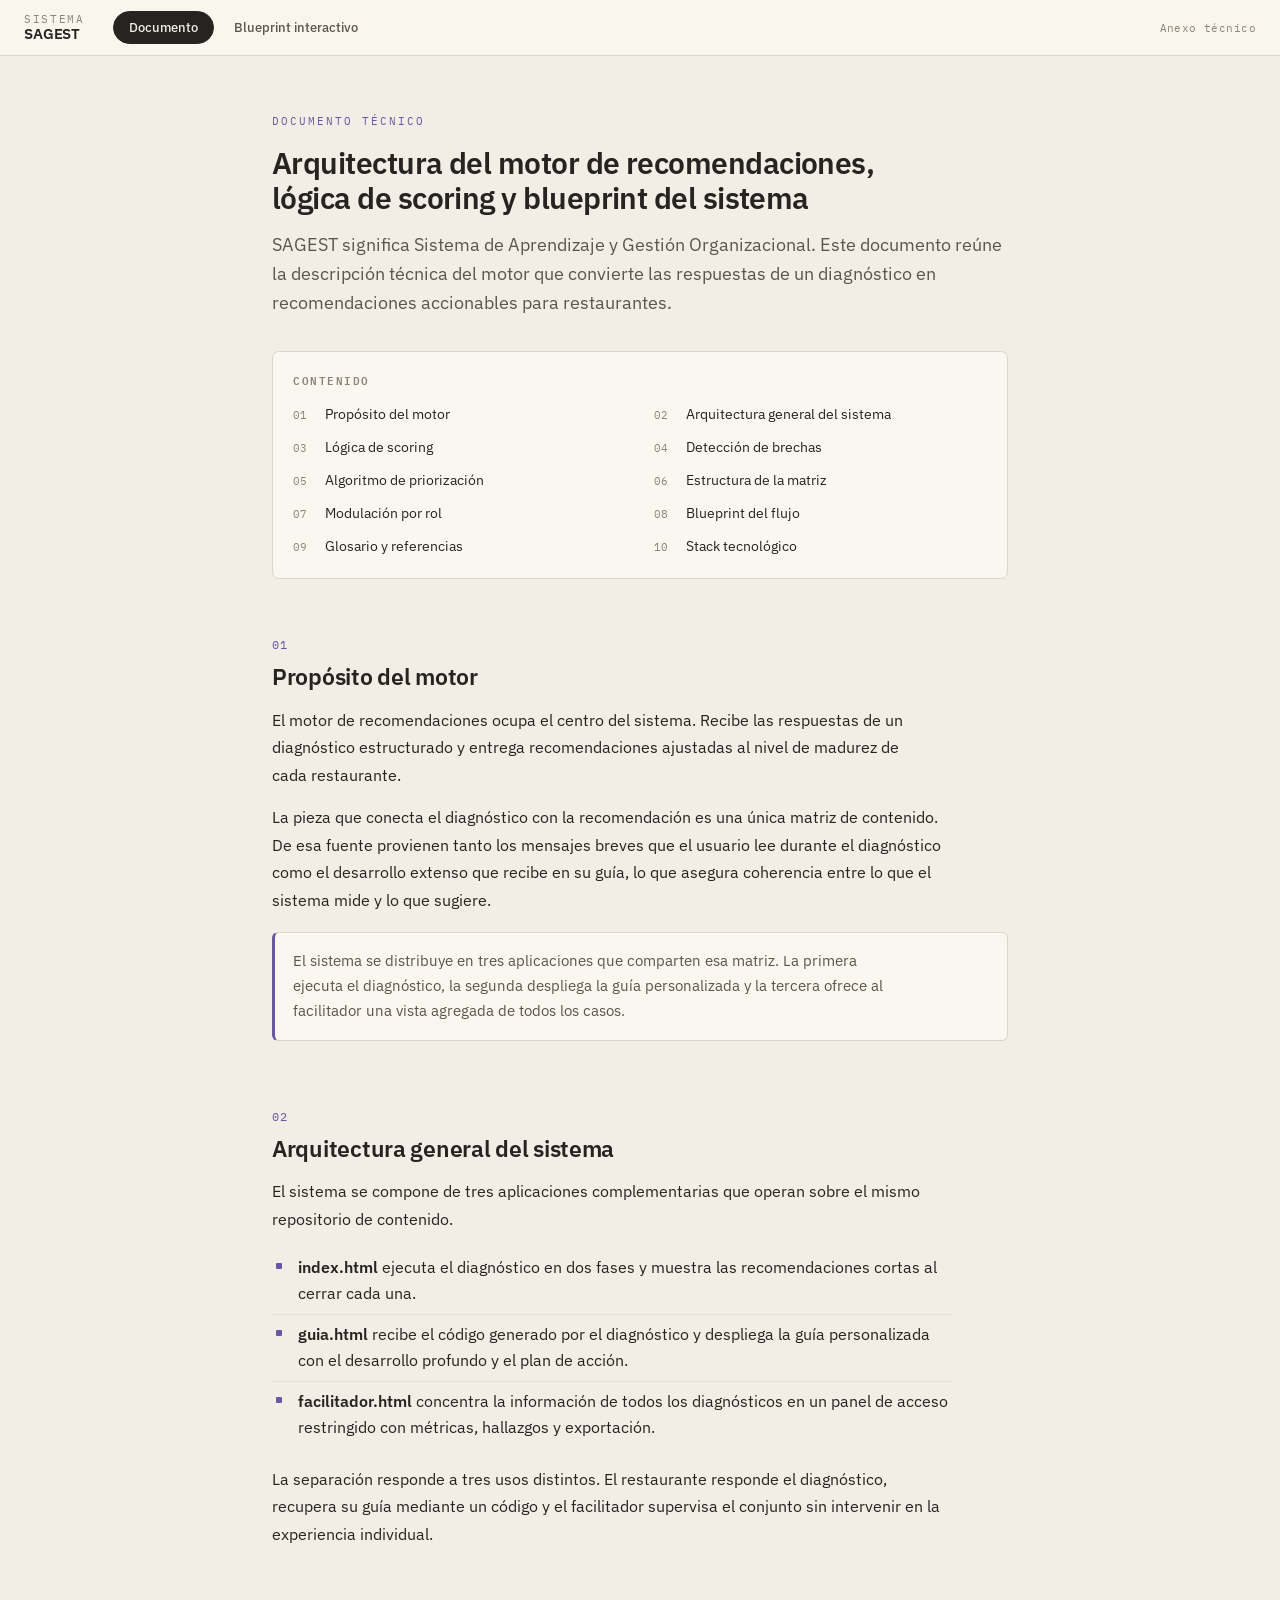
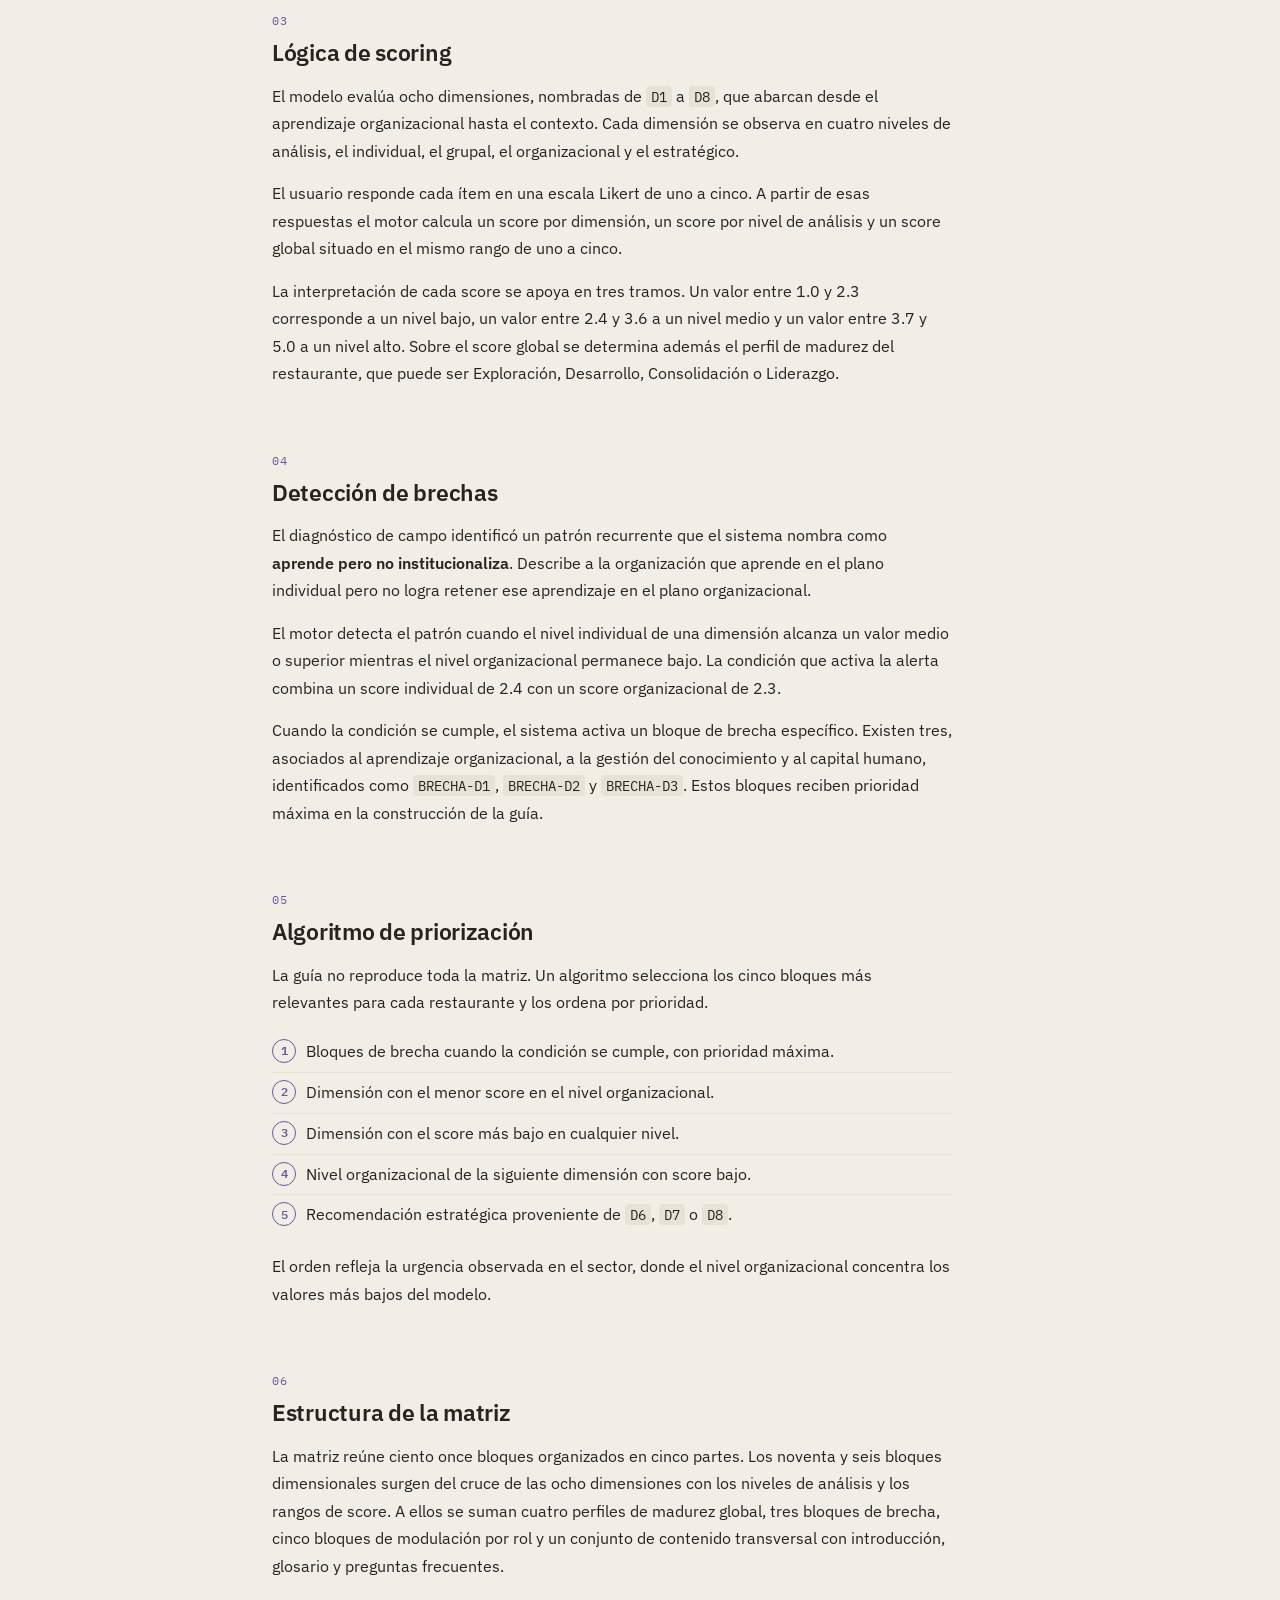
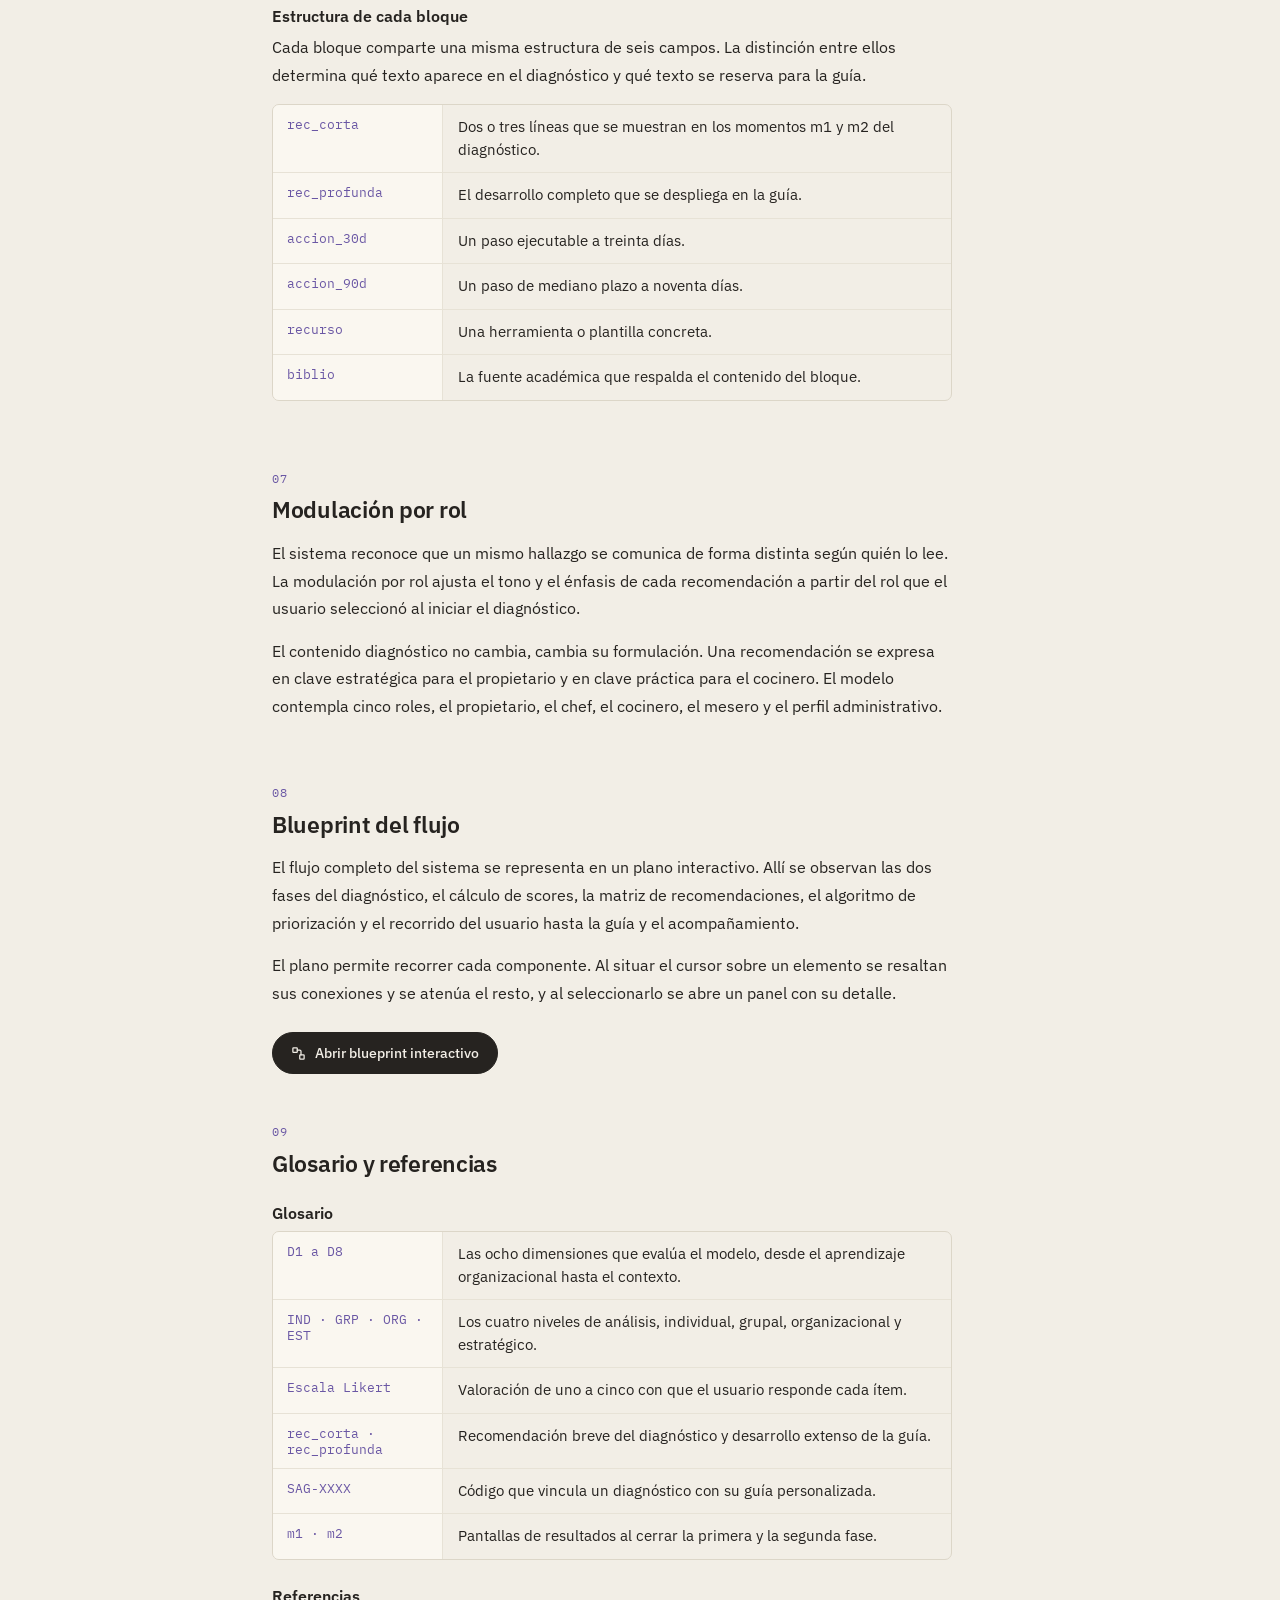
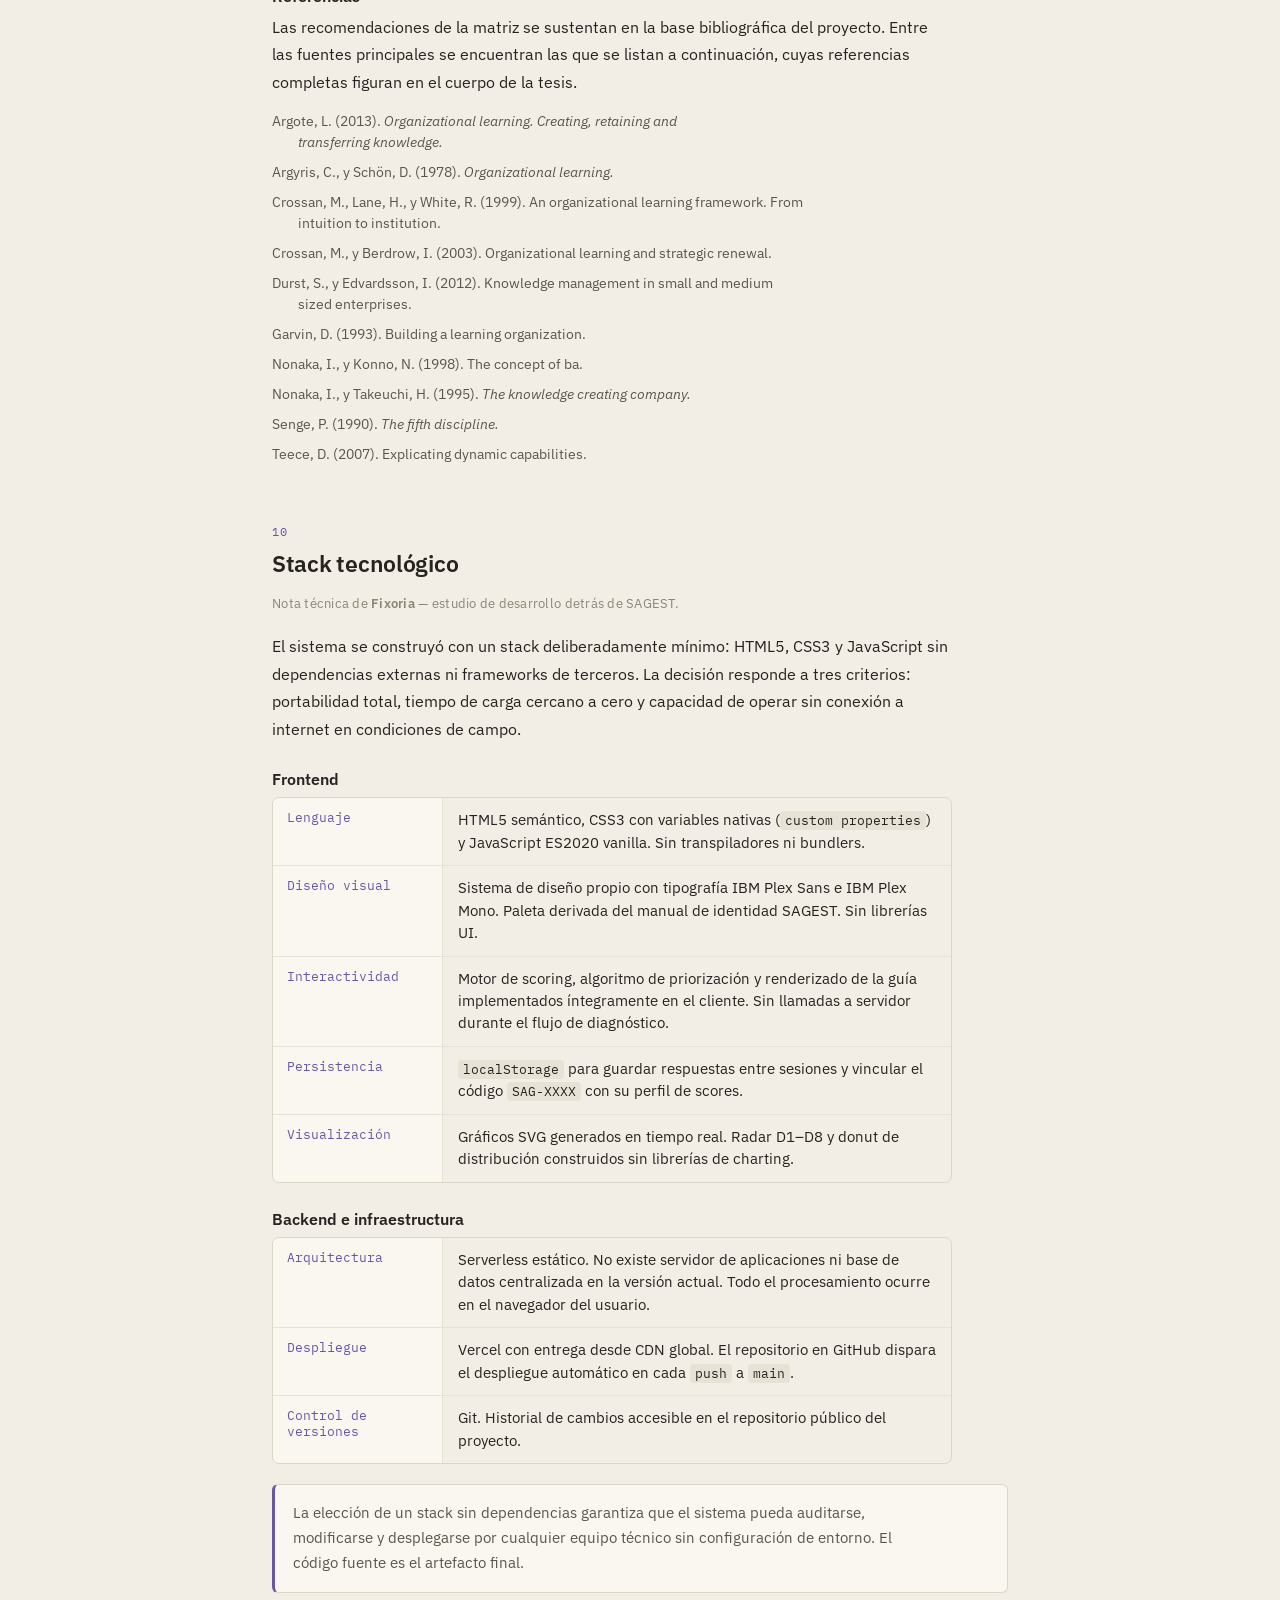
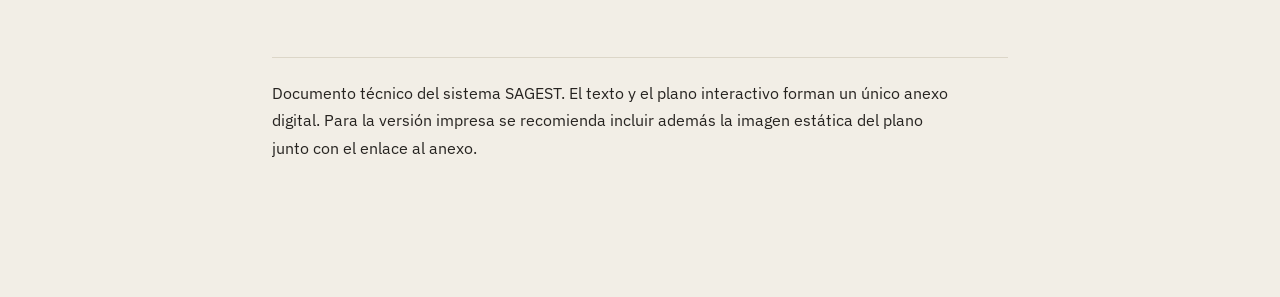
<file: anexo-tecnico/anexo6/Arquitectura y flujo.html>
<!DOCTYPE html>
<html lang="es">
<head>
<meta charset="UTF-8">
<meta name="viewport" content="width=device-width, initial-scale=1.0">
<title>SAGEST · Anexo técnico · motor de recomendaciones</title>
<link rel="preconnect" href="https://fonts.googleapis.com">
<link rel="preconnect" href="https://fonts.gstatic.com" crossorigin>
<link href="https://fonts.googleapis.com/css2?family=IBM+Plex+Sans:ital,wght@0,400;0,500;0,600;1,400&family=IBM+Plex+Mono:wght@400;500;600&display=swap" rel="stylesheet">
<link rel="stylesheet" href="sagest.css">
</head>
<body>

<!-- ══════════════════════ CHROME ══════════════════════ -->
<div class="topbar">
  <div class="brand">
    <span class="kicker">Sistema</span>
    <span class="name">SAGEST</span>
  </div>
  <div class="tabs" role="tablist">
    <button class="tab" role="tab" data-target="documento" aria-selected="true">Documento</button>
    <button class="tab" role="tab" data-target="blueprint" aria-selected="false">Blueprint interactivo</button>
  </div>
  <div class="spacer"></div>
  <div class="meta">Anexo técnico</div>
</div>

<!-- ══════════════════════ INSTANCIA 1 · DOCUMENTO ══════════════════════ -->
<div class="instance active" id="documento">
  <article class="doc">

    <p class="kicker">Documento técnico</p>
    <h1>Arquitectura del motor de recomendaciones, lógica de scoring y blueprint del sistema</h1>
    <p class="lead">SAGEST significa Sistema de Aprendizaje y Gestión Organizacional. Este documento reúne la descripción técnica del motor que convierte las respuestas de un diagnóstico en recomendaciones accionables para restaurantes.</p>

    <nav class="toc" aria-label="Contenido">
      <h2>Contenido</h2>
      <ol>
        <li><a href="#s1">Propósito del motor</a></li>
        <li><a href="#s2">Arquitectura general del sistema</a></li>
        <li><a href="#s3">Lógica de scoring</a></li>
        <li><a href="#s4">Detección de brechas</a></li>
        <li><a href="#s5">Algoritmo de priorización</a></li>
        <li><a href="#s6">Estructura de la matriz</a></li>
        <li><a href="#s7">Modulación por rol</a></li>
        <li><a href="#s8">Blueprint del flujo</a></li>
        <li><a href="#s9">Glosario y referencias</a></li>
        <li><a href="#s10">Stack tecnológico</a></li>
      </ol>
    </nav>

    <section id="s1">
      <p class="num">01</p>
      <h2 class="sec">Propósito del motor</h2>
      <p>El motor de recomendaciones ocupa el centro del sistema. Recibe las respuestas de un diagnóstico estructurado y entrega recomendaciones ajustadas al nivel de madurez de cada restaurante.</p>
      <p>La pieza que conecta el diagnóstico con la recomendación es una única matriz de contenido. De esa fuente provienen tanto los mensajes breves que el usuario lee durante el diagnóstico como el desarrollo extenso que recibe en su guía, lo que asegura coherencia entre lo que el sistema mide y lo que sugiere.</p>
      <div class="callout">
        <p>El sistema se distribuye en tres aplicaciones que comparten esa matriz. La primera ejecuta el diagnóstico, la segunda despliega la guía personalizada y la tercera ofrece al facilitador una vista agregada de todos los casos.</p>
      </div>
    </section>

    <section id="s2">
      <p class="num">02</p>
      <h2 class="sec">Arquitectura general del sistema</h2>
      <p>El sistema se compone de tres aplicaciones complementarias que operan sobre el mismo repositorio de contenido.</p>
      <ul>
        <li><strong>index.html</strong> ejecuta el diagnóstico en dos fases y muestra las recomendaciones cortas al cerrar cada una.</li>
        <li><strong>guia.html</strong> recibe el código generado por el diagnóstico y despliega la guía personalizada con el desarrollo profundo y el plan de acción.</li>
        <li><strong>facilitador.html</strong> concentra la información de todos los diagnósticos en un panel de acceso restringido con métricas, hallazgos y exportación.</li>
      </ul>
      <p>La separación responde a tres usos distintos. El restaurante responde el diagnóstico, recupera su guía mediante un código y el facilitador supervisa el conjunto sin intervenir en la experiencia individual.</p>
    </section>

    <section id="s3">
      <p class="num">03</p>
      <h2 class="sec">Lógica de scoring</h2>
      <p>El modelo evalúa ocho dimensiones, nombradas de <span class="mono">D1</span> a <span class="mono">D8</span>, que abarcan desde el aprendizaje organizacional hasta el contexto. Cada dimensión se observa en cuatro niveles de análisis, el individual, el grupal, el organizacional y el estratégico.</p>
      <p>El usuario responde cada ítem en una escala Likert de uno a cinco. A partir de esas respuestas el motor calcula un score por dimensión, un score por nivel de análisis y un score global situado en el mismo rango de uno a cinco.</p>
      <p>La interpretación de cada score se apoya en tres tramos. Un valor entre 1.0 y 2.3 corresponde a un nivel bajo, un valor entre 2.4 y 3.6 a un nivel medio y un valor entre 3.7 y 5.0 a un nivel alto. Sobre el score global se determina además el perfil de madurez del restaurante, que puede ser Exploración, Desarrollo, Consolidación o Liderazgo.</p>
    </section>

    <section id="s4">
      <p class="num">04</p>
      <h2 class="sec">Detección de brechas</h2>
      <p>El diagnóstico de campo identificó un patrón recurrente que el sistema nombra como <strong>aprende pero no institucionaliza</strong>. Describe a la organización que aprende en el plano individual pero no logra retener ese aprendizaje en el plano organizacional.</p>
      <p>El motor detecta el patrón cuando el nivel individual de una dimensión alcanza un valor medio o superior mientras el nivel organizacional permanece bajo. La condición que activa la alerta combina un score individual de 2.4 con un score organizacional de 2.3.</p>
      <p>Cuando la condición se cumple, el sistema activa un bloque de brecha específico. Existen tres, asociados al aprendizaje organizacional, a la gestión del conocimiento y al capital humano, identificados como <span class="mono">BRECHA-D1</span>, <span class="mono">BRECHA-D2</span> y <span class="mono">BRECHA-D3</span>. Estos bloques reciben prioridad máxima en la construcción de la guía.</p>
    </section>

    <section id="s5">
      <p class="num">05</p>
      <h2 class="sec">Algoritmo de priorización</h2>
      <p>La guía no reproduce toda la matriz. Un algoritmo selecciona los cinco bloques más relevantes para cada restaurante y los ordena por prioridad.</p>
      <ol class="steps">
        <li>Bloques de brecha cuando la condición se cumple, con prioridad máxima.</li>
        <li>Dimensión con el menor score en el nivel organizacional.</li>
        <li>Dimensión con el score más bajo en cualquier nivel.</li>
        <li>Nivel organizacional de la siguiente dimensión con score bajo.</li>
        <li>Recomendación estratégica proveniente de <span class="mono">D6</span>, <span class="mono">D7</span> o <span class="mono">D8</span>.</li>
      </ol>
      <p>El orden refleja la urgencia observada en el sector, donde el nivel organizacional concentra los valores más bajos del modelo.</p>
    </section>

    <section id="s6">
      <p class="num">06</p>
      <h2 class="sec">Estructura de la matriz</h2>
      <p>La matriz reúne ciento once bloques organizados en cinco partes. Los noventa y seis bloques dimensionales surgen del cruce de las ocho dimensiones con los niveles de análisis y los rangos de score. A ellos se suman cuatro perfiles de madurez global, tres bloques de brecha, cinco bloques de modulación por rol y un conjunto de contenido transversal con introducción, glosario y preguntas frecuentes.</p>
      <h3>Estructura de cada bloque</h3>
      <p>Cada bloque comparte una misma estructura de seis campos. La distinción entre ellos determina qué texto aparece en el diagnóstico y qué texto se reserva para la guía.</p>
      <div class="fieldgrid">
        <div class="row"><div class="k">rec_corta</div><div class="v">Dos o tres líneas que se muestran en los momentos m1 y m2 del diagnóstico.</div></div>
        <div class="row"><div class="k">rec_profunda</div><div class="v">El desarrollo completo que se despliega en la guía.</div></div>
        <div class="row"><div class="k">accion_30d</div><div class="v">Un paso ejecutable a treinta días.</div></div>
        <div class="row"><div class="k">accion_90d</div><div class="v">Un paso de mediano plazo a noventa días.</div></div>
        <div class="row"><div class="k">recurso</div><div class="v">Una herramienta o plantilla concreta.</div></div>
        <div class="row"><div class="k">biblio</div><div class="v">La fuente académica que respalda el contenido del bloque.</div></div>
      </div>
    </section>

    <section id="s7">
      <p class="num">07</p>
      <h2 class="sec">Modulación por rol</h2>
      <p>El sistema reconoce que un mismo hallazgo se comunica de forma distinta según quién lo lee. La modulación por rol ajusta el tono y el énfasis de cada recomendación a partir del rol que el usuario seleccionó al iniciar el diagnóstico.</p>
      <p>El contenido diagnóstico no cambia, cambia su formulación. Una recomendación se expresa en clave estratégica para el propietario y en clave práctica para el cocinero. El modelo contempla cinco roles, el propietario, el chef, el cocinero, el mesero y el perfil administrativo.</p>
    </section>

    <section id="s8">
      <p class="num">08</p>
      <h2 class="sec">Blueprint del flujo</h2>
      <p>El flujo completo del sistema se representa en un plano interactivo. Allí se observan las dos fases del diagnóstico, el cálculo de scores, la matriz de recomendaciones, el algoritmo de priorización y el recorrido del usuario hasta la guía y el acompañamiento.</p>
      <p>El plano permite recorrer cada componente. Al situar el cursor sobre un elemento se resaltan sus conexiones y se atenúa el resto, y al seleccionarlo se abre un panel con su detalle.</p>
      <button class="openblue" id="open-blueprint">
        <svg viewBox="0 0 24 24" fill="none" stroke="currentColor" stroke-width="2" stroke-linecap="round" stroke-linejoin="round"><rect x="3" y="3" width="7" height="7" rx="1"/><rect x="14" y="14" width="7" height="7" rx="1"/><path d="M10 6.5h4a2 2 0 0 1 2 2V14"/></svg>
        Abrir blueprint interactivo
      </button>
    </section>

    <section id="s9">
      <p class="num">09</p>
      <h2 class="sec">Glosario y referencias</h2>
      <h3>Glosario</h3>
      <div class="fieldgrid">
        <div class="row"><div class="k">D1 a D8</div><div class="v">Las ocho dimensiones que evalúa el modelo, desde el aprendizaje organizacional hasta el contexto.</div></div>
        <div class="row"><div class="k">IND · GRP · ORG · EST</div><div class="v">Los cuatro niveles de análisis, individual, grupal, organizacional y estratégico.</div></div>
        <div class="row"><div class="k">Escala Likert</div><div class="v">Valoración de uno a cinco con que el usuario responde cada ítem.</div></div>
        <div class="row"><div class="k">rec_corta · rec_profunda</div><div class="v">Recomendación breve del diagnóstico y desarrollo extenso de la guía.</div></div>
        <div class="row"><div class="k">SAG-XXXX</div><div class="v">Código que vincula un diagnóstico con su guía personalizada.</div></div>
        <div class="row"><div class="k">m1 · m2</div><div class="v">Pantallas de resultados al cerrar la primera y la segunda fase.</div></div>
      </div>
      <h3>Referencias</h3>
      <p>Las recomendaciones de la matriz se sustentan en la base bibliográfica del proyecto. Entre las fuentes principales se encuentran las que se listan a continuación, cuyas referencias completas figuran en el cuerpo de la tesis.</p>
      <div class="refs">
        <p>Argote, L. (2013). <em>Organizational learning. Creating, retaining and transferring knowledge.</em></p>
        <p>Argyris, C., y Schön, D. (1978). <em>Organizational learning.</em></p>
        <p>Crossan, M., Lane, H., y White, R. (1999). An organizational learning framework. From intuition to institution.</p>
        <p>Crossan, M., y Berdrow, I. (2003). Organizational learning and strategic renewal.</p>
        <p>Durst, S., y Edvardsson, I. (2012). Knowledge management in small and medium sized enterprises.</p>
        <p>Garvin, D. (1993). Building a learning organization.</p>
        <p>Nonaka, I., y Konno, N. (1998). The concept of ba.</p>
        <p>Nonaka, I., y Takeuchi, H. (1995). <em>The knowledge creating company.</em></p>
        <p>Senge, P. (1990). <em>The fifth discipline.</em></p>
        <p>Teece, D. (2007). Explicating dynamic capabilities.</p>
      </div>
    </section>

    <section id="s10">
      <p class="num">10</p>
      <h2 class="sec">Stack tecnológico</h2>
      <p class="lead-sm">Nota técnica de <strong>Fixoria</strong> — estudio de desarrollo detrás de SAGEST.</p>
      <p>El sistema se construyó con un stack deliberadamente mínimo: HTML5, CSS3 y JavaScript sin dependencias externas ni frameworks de terceros. La decisión responde a tres criterios: portabilidad total, tiempo de carga cercano a cero y capacidad de operar sin conexión a internet en condiciones de campo.</p>

      <h3>Frontend</h3>
      <div class="fieldgrid">
        <div class="row"><div class="k">Lenguaje</div><div class="v">HTML5 semántico, CSS3 con variables nativas (<span class="mono">custom properties</span>) y JavaScript ES2020 vanilla. Sin transpiladores ni bundlers.</div></div>
        <div class="row"><div class="k">Diseño visual</div><div class="v">Sistema de diseño propio con tipografía IBM Plex Sans e IBM Plex Mono. Paleta derivada del manual de identidad SAGEST. Sin librerías UI.</div></div>
        <div class="row"><div class="k">Interactividad</div><div class="v">Motor de scoring, algoritmo de priorización y renderizado de la guía implementados íntegramente en el cliente. Sin llamadas a servidor durante el flujo de diagnóstico.</div></div>
        <div class="row"><div class="k">Persistencia</div><div class="v"><span class="mono">localStorage</span> para guardar respuestas entre sesiones y vincular el código <span class="mono">SAG-XXXX</span> con su perfil de scores.</div></div>
        <div class="row"><div class="k">Visualización</div><div class="v">Gráficos SVG generados en tiempo real. Radar D1–D8 y donut de distribución construidos sin librerías de charting.</div></div>
      </div>

      <h3>Backend e infraestructura</h3>
      <div class="fieldgrid">
        <div class="row"><div class="k">Arquitectura</div><div class="v">Serverless estático. No existe servidor de aplicaciones ni base de datos centralizada en la versión actual. Todo el procesamiento ocurre en el navegador del usuario.</div></div>
        <div class="row"><div class="k">Despliegue</div><div class="v">Vercel con entrega desde CDN global. El repositorio en GitHub dispara el despliegue automático en cada <span class="mono">push</span> a <span class="mono">main</span>.</div></div>
        <div class="row"><div class="k">Control de versiones</div><div class="v">Git. Historial de cambios accesible en el repositorio público del proyecto.</div></div>
      </div>

      <div class="callout">
        <p>La elección de un stack sin dependencias garantiza que el sistema pueda auditarse, modificarse y desplegarse por cualquier equipo técnico sin configuración de entorno. El código fuente es el artefacto final.</p>
      </div>
    </section>

    <footer class="docfoot">
      <p>Documento técnico del sistema SAGEST. El texto y el plano interactivo forman un único anexo digital. Para la versión impresa se recomienda incluir además la imagen estática del plano junto con el enlace al anexo.</p>
    </footer>

  </article>
</div>

<!-- ══════════════════════ INSTANCIA 2 · BLUEPRINT ══════════════════════ -->
<div class="instance" id="blueprint">
  <div class="bp">

    <!-- barra de herramientas -->
    <div class="bp-tools">
      <div class="toolgroup">
        <button class="tbtn active" data-fit="all">Todo</button>
        <button class="tbtn" data-fit="fase">Fase 1 · 2</button>
        <button class="tbtn" data-fit="matriz">Matriz</button>
        <button class="tbtn" data-fit="guia">Algoritmo · Guía</button>
        <button class="tbtn" data-fit="facil">Facilitador</button>
      </div>
      <div class="toolgroup">
        <button class="tbtn icon" id="zout" title="Alejar">−</button>
        <div class="div"></div>
        <button class="tbtn icon" id="zin" title="Acercar">+</button>
      </div>
      <div class="bp-hint">Arrastra para mover · rueda para zoom · pasa el cursor por un nodo · clic para detalle</div>
    </div>

    <!-- leyenda -->
    <div class="legend" id="legend">
      <button class="toggle" id="legend-toggle" title="Plegar leyenda">▾</button>
      <div class="lh">Leyenda</div>
      <div class="grid">
        <div class="leg-item"><span class="leg-dot" style="background:var(--c-screen-bg);border-color:var(--c-screen)"></span>Pantalla / vista</div>
        <div class="leg-item"><span class="leg-dot" style="background:var(--c-decision-bg);border-color:var(--c-decision)"></span>Decisión</div>
        <div class="leg-item"><span class="leg-dot" style="background:var(--c-process-bg);border-color:var(--c-process)"></span>Proceso</div>
        <div class="leg-item"><span class="leg-dot" style="background:var(--c-matrix-bg);border-color:var(--c-matrix)"></span>Matriz</div>
        <div class="leg-item"><span class="leg-dot" style="background:var(--c-role-bg);border-color:var(--c-role)"></span>Modulación rol</div>
        <div class="leg-item"><span class="leg-dot" style="background:var(--c-guide-bg);border-color:var(--c-guide)"></span>Guía</div>
        <div class="leg-item"><span class="leg-dot" style="background:var(--c-facil-bg);border-color:var(--c-facil)"></span>Facilitador</div>
        <div class="leg-item"><span class="leg-dot" style="background:var(--c-gap-bg);border-color:var(--c-gap)"></span>Brechas</div>
      </div>
    </div>

    <!-- viewport + mundo -->
    <div class="viewport" id="viewport">
      <div class="world" id="world">
        <div class="canvas" id="canvas">

          <!-- etiquetas de carril -->
          <div class="lane-label" style="left:680px;top:88px">Motor · procesos del sistema</div>
          <div class="lane-label" style="left:150px;top:745px">Recorrido del usuario · guía</div>

          <!-- ░░░ BANNERS ░░░ -->
          <div class="banner b-blue" style="left:350px;top:10px;width:320px;height:36px">FASE 1 · DIAGNÓSTICO (D1 a D5)</div>
          <div class="banner b-blue" style="left:470px;top:400px;width:250px;height:32px">FASE 2 · DIAGNÓSTICO (D6 a D8)</div>
          <div class="banner b-purple" style="left:1080px;top:10px;width:500px;height:36px">MATRIZ DE RECOMENDACIONES · 111 BLOQUES</div>

          <!-- ░░░ FASE 1 ░░░ -->
          <div class="node n-screen" data-node="p2" style="left:400px;top:70px;width:220px">
            <div class="node-title">Pantalla 2 · Contexto</div>
            <div class="node-sub">Selección de rol del usuario</div>
          </div>
          <div class="node n-screen" data-node="p3" style="left:400px;top:160px;width:220px">
            <div class="node-title">Pantalla 3 · Likert (1 a 5)</div>
            <div class="node-sub">Ítems <span class="tok">D1</span> a <span class="tok">D5</span> · 13 preguntas</div>
          </div>
          <div class="node n-screen" data-node="p4" style="left:400px;top:280px;width:220px">
            <div class="node-title">Pantalla 4 · Binario</div>
            <div class="node-sub">¿Continuar con la Fase 2?</div>
          </div>
          <div class="node n-output" data-node="p5" style="left:150px;top:255px;width:220px">
            <div class="cat">Pantalla · resultado</div>
            <div class="node-title">Pantalla 5 · Momento 1</div>
            <div class="node-body">Muestra solo <span class="tok">rec_corta</span> de las dimensiones D1 a D5.</div>
          </div>

          <!-- ░░░ FASE 2 ░░░ -->
          <div class="node n-screen" data-node="p6" style="left:460px;top:440px;width:220px">
            <div class="node-title">Pantalla 6 · Módulo 2</div>
            <div class="node-sub">Estratégico · ítems <span class="tok">D6 a D8</span> · 12 preguntas</div>
          </div>
          <div class="node n-output" data-node="p7" style="left:370px;top:580px;width:230px">
            <div class="cat">Pantalla · resultado</div>
            <div class="node-title">Pantalla 7 · Momento 2</div>
            <div class="node-body">Muestra <span class="tok">rec_corta</span> D6 a D8 y genera el código <span class="tok">SAG-XXXX</span>.</div>
          </div>

          <!-- ░░░ MOTOR ░░░ -->
          <div class="node n-process" data-node="scores" style="left:680px;top:110px;width:340px">
            <div class="cat">Proceso del sistema</div>
            <div class="node-title">Cálculo de scores integrado</div>
            <div class="node-body">Procesa Fase 1 (D1 a D5) y Fase 2 (D6 a D8).<br>Score por dimensión, score por nivel y score global de 1.0 a 5.0.</div>
          </div>
          <div class="node n-gap" data-node="gaps" style="left:680px;top:380px;width:340px">
            <div class="cat">Detección de brechas</div>
            <div class="node-title">Detección de brechas</div>
            <div class="node-body">Condición <span class="tok">IND = 2.4</span> y <span class="tok">ORG = 2.3</span>.<br>Activa <span class="tok">BRECHA-D1</span>, <span class="tok">BRECHA-D2</span> y <span class="tok">BRECHA-D3</span>.</div>
          </div>
          <div class="node n-role" data-node="roles" style="left:680px;top:500px;width:340px">
            <div class="cat">Modulación por rol</div>
            <div class="node-title">Modulación por rol</div>
            <div class="node-body">Ajusta tono y contenido según el rol <span class="tok">c1</span>. Propietario, chef, cocinero, mesero y administrativo.</div>
          </div>
          <div class="node n-facil" data-node="facil" style="left:680px;top:632px;width:340px">
            <div class="cat">Panel facilitador</div>
            <div class="node-title">Panel facilitador · facilitador.html</div>
            <div class="node-body">Acceso restringido. Dashboard, hallazgos del sector, tabla de encuestados y exportación CSV y PDF.</div>
          </div>

          <!-- ░░░ MATRIZ ░░░ -->
          <div class="node n-matrix" data-node="m1" style="left:1080px;top:60px;width:500px">
            <div class="node-title">Parte 1 · Niveles de madurez global</div>
            <div class="node-sub">Exploración · Desarrollo · Consolidación · Liderazgo</div>
          </div>
          <div class="node n-matrix" data-node="m2" style="left:1080px;top:120px;width:500px">
            <div class="node-title">Parte 2 · Bloques dimensionales (96)</div>
            <div class="node-body">8 dimensiones × 4 niveles de análisis × 4 rangos de score.<br>D1 Aprendizaje · D2 Conocimiento · D3 Capital humano · D4 Cultura · D5 Desempeño · D6 Estrategia · D7 Innovación · D8 Contexto.</div>
          </div>
          <div class="node n-matrix" data-node="m3" style="left:1080px;top:235px;width:500px">
            <div class="node-title">Parte 3 · Bloques de brecha (3)</div>
            <div class="node-sub"><span class="tok">BRECHA-D1</span> · <span class="tok">BRECHA-D2</span> · <span class="tok">BRECHA-D3</span></div>
          </div>
          <div class="node n-matrix" data-node="m4" style="left:1080px;top:300px;width:500px">
            <div class="node-title">Parte 4 · Modulación por rol (5)</div>
            <div class="node-sub">Propietario · Chef · Cocinero · Mesero · Administrativo</div>
          </div>
          <div class="node n-matrix" data-node="m5" style="left:1080px;top:365px;width:500px">
            <div class="node-title">Parte 5 · Contenido transversal</div>
            <div class="node-sub">Introducción · Glosario (8) · Preguntas frecuentes (20)</div>
          </div>
          <div class="node n-matrix" data-node="mstruct" style="left:1080px;top:430px;width:500px">
            <div class="cat">Estructura</div>
            <div class="node-title">Estructura de cada bloque</div>
            <div class="node-body"><span class="tok">rec_corta</span> → m1 y m2 &nbsp;·&nbsp; <span class="tok">rec_profunda</span> → guía<br><span class="tok">accion_30d</span> y <span class="tok">accion_90d</span> → plan de acción &nbsp;·&nbsp; <span class="tok">recurso</span> y <span class="tok">biblio</span> → apoyo</div>
          </div>
          <div class="node n-matrix" data-node="algo" style="left:1080px;top:580px;width:500px">
            <div class="cat">Lógica del motor</div>
            <div class="node-title">Algoritmo de priorización</div>
            <div class="node-body">Selecciona el top 5 de bloques para la guía. Antepone brechas, luego el nivel organizacional más bajo y la dimensión con menor score, y cierra con una recomendación estratégica.</div>
          </div>
          <div class="node n-guide" data-node="gen" style="left:1080px;top:720px;width:500px">
            <div class="cat">Guía personalizada</div>
            <div class="node-title">Generación de la guía</div>
            <div class="node-body">Ensambla perfil y radar D1 a D8, las cinco recomendaciones profundas, el plan de acción y el material de apoyo.</div>
          </div>

          <!-- ░░░ GUÍA · PANTALLAS ░░░ -->
          <div class="node n-guide" data-node="g0" style="left:400px;top:775px;width:240px">
            <div class="node-title">Pantalla G0 · Entrada a la guía</div>
            <div class="node-sub">Ingreso del código <span class="tok">SAG-XXXX</span></div>
          </div>

          <div class="diamond" data-node="dValid" style="left:460px;top:875px;width:120px;height:70px">
            <div class="di"></div>
            <div class="dt">¿Código<br>válido?</div>
          </div>

          <div class="node n-gap" data-node="invalid" style="left:660px;top:898px;width:150px">
            <div class="node-title">Código inválido</div>
          </div>

          <div class="node n-guide" data-node="g1" style="left:400px;top:1000px;width:240px">
            <div class="node-title">Pantalla G1 · Guía desplegada</div>
            <div class="node-body"><span class="tok">rec_profunda</span> por dimensión · plan de acción a 30 y 90 días · recursos y bibliografía.</div>
          </div>

          <div class="diamond" data-node="dWhats" style="left:460px;top:1130px;width:120px;height:70px">
            <div class="di"></div>
            <div class="dt">¿Consultar<br>WhatsApp?</div>
          </div>

          <div class="node n-green" data-node="whatsapp" style="left:430px;top:1270px;width:180px;text-align:center">
            <div class="node-title">WhatsApp · Asesor SAGEST</div>
          </div>

          <div class="node n-green" data-node="finuser" style="left:150px;top:1150px;width:150px;text-align:center">
            <div class="node-title">Fin del usuario</div>
          </div>

          <!-- ░░░ NOTAS ░░░ -->
          <div class="note np" data-node="artic" style="left:10px;top:370px;width:330px">
            <div class="nt">Articulación clave</div>
            <div class="nb">La matriz de 111 bloques es el único repositorio de contenido. De ella salen las respuestas cortas de m1 y m2 y también las respuestas profundas y el plan de acción de la guía.</div>
          </div>
          <div class="note na" data-node="contenido" style="left:10px;top:490px;width:330px">
            <div class="nt">Contenido de cada bloque</div>
            <div class="nb"><span class="tok">rec_corta</span> → m1 y m2 &nbsp;·&nbsp; <span class="tok">rec_profunda</span> → guía &nbsp;·&nbsp; <span class="tok">accion_30d</span> y <span class="tok">accion_90d</span> → plan &nbsp;·&nbsp; <span class="tok">recurso</span> y <span class="tok">biblio</span> → apoyo</div>
          </div>
          <div class="note na" data-node="demo" style="left:10px;top:600px;width:330px">
            <div class="nt">Modo demo</div>
            <div class="nb">El código <span class="tok">SAG-DEMO</span> abre la guía sin diagnóstico real. En producción cada <span class="tok">SAG-XXXX</span> activa los scores reales del restaurante.</div>
          </div>

          <!-- ░░░ FLECHAS ░░░ -->
          <svg class="arrows" width="1840" height="1440" xmlns="http://www.w3.org/2000/svg">
            <defs>
              <marker id="arr" viewBox="0 0 10 10" refX="8" refY="5" markerWidth="6.5" markerHeight="6.5" orient="auto-start-reverse">
                <path d="M2 1L8 5L2 9" fill="none" stroke="context-stroke" stroke-width="1.6" stroke-linecap="round" stroke-linejoin="round"/>
              </marker>
            </defs>

            <!-- Fase 1 -->
            <g class="edge flow" data-from="p2" data-to="p3"><line class="ln" x1="510" y1="120" x2="510" y2="158" marker-end="url(#arr)"/></g>
            <g class="edge flow" data-from="p3" data-to="p4"><line class="ln" x1="510" y1="212" x2="510" y2="278" marker-end="url(#arr)"/><text class="elabel" x="516" y="248">Siguiente</text></g>
            <g class="edge data" data-from="p3" data-to="scores"><path class="ln" d="M620 195 L650 195 L650 155 L678 155" marker-end="url(#arr)"/><text class="elabel" x="636" y="190">datos D1 a D5</text></g>
            <g class="edge data" data-from="p2" data-to="roles"><path class="ln" d="M620 95 L960 95 L960 500" marker-end="url(#arr)"/><text class="elabel" x="772" y="90">rol seleccionado</text></g>
            <g class="edge data" data-from="p3" data-to="p5"><path class="ln" d="M400 300 L350 300 L350 305 L372 305" marker-end="url(#arr)"/><text class="elabel" x="300" y="295">rec_corta D1 a D5</text></g>

            <!-- Fase 2 -->
            <g class="edge flow" data-from="p4" data-to="p6"><path class="ln" d="M445 330 L445 466 L458 466" marker-end="url(#arr)"/><text class="elabel" x="360" y="452">Continuar</text></g>
            <g class="edge data" data-from="p6" data-to="scores"><path class="ln" d="M682 465 L750 465 L750 200 L678 200" marker-end="url(#arr)"/><text class="elabel" x="708" y="442">datos D6 a D8</text></g>
            <g class="edge flow" data-from="p6" data-to="p7"><path class="ln" d="M560 490 L540 540 L500 540 L500 578" marker-end="url(#arr)"/><text class="elabel" x="505" y="536">Finalizar</text></g>

            <!-- Motor -->
            <g class="edge flow" data-from="scores" data-to="gaps"><path class="ln" d="M1020 212 L1020 360 L850 360 L850 378" marker-end="url(#arr)"/><text class="elabel" x="1026" y="300">evalúa</text></g>
            <g class="edge data" data-from="scores" data-to="m2"><path class="ln" d="M1022 160 L1078 160" marker-end="url(#arr)"/><text class="elabel" x="1024" y="152">consulta bloque</text></g>
            <g class="edge data" data-from="gaps" data-to="m3"><path class="ln" d="M1022 415 L1050 415 L1050 258 L1078 258" marker-end="url(#arr)"/><text class="elabel" x="1054" y="340">activa brecha</text></g>
            <g class="edge data" data-from="roles" data-to="m4"><path class="ln" d="M1022 520 L1064 520 L1064 322 L1078 322" marker-end="url(#arr)"/><text class="elabel" x="1068" y="430">aplica rol</text></g>

            <!-- Matriz → algoritmo -->
            <g class="edge data" data-from="m2" data-to="algo"><path class="ln" d="M1330 178 L1360 178 L1360 600 L1080 600" marker-end="url(#arr)"/><text class="elabel" x="1366" y="392">todos los bloques</text></g>
            <g class="edge data" data-from="gaps" data-to="algo"><path class="ln" d="M1022 440 L1040 440 L1040 620 L1078 620" marker-end="url(#arr)"/><text class="elabel" x="1044" y="560">bloques de brecha</text></g>
            <g class="edge flow" data-from="algo" data-to="gen"><path class="ln" d="M1330 638 L1330 718" marker-end="url(#arr)"/><text class="elabel" x="1336" y="688">top 5 bloques</text></g>

            <!-- Generación → guía -->
            <g class="edge data" data-from="gen" data-to="g1"><path class="ln" d="M1080 815 L760 1010 L648 1010" marker-end="url(#arr)"/><text class="elabel" x="876" y="930">renderiza</text></g>

            <!-- Fase 2 → guía + facilitador -->
            <g class="edge flow" data-from="p7" data-to="g0"><path class="ln" d="M485 662 L485 770" marker-end="url(#arr)"/><text class="elabel" x="492" y="725">accede con código</text></g>
            <g class="edge data" data-from="p7" data-to="facil"><path class="ln" d="M600 608 L680 650" marker-end="url(#arr)"/><text class="elabel" x="606" y="636">agrega respuestas</text></g>

            <!-- Subflujo guía -->
            <g class="edge flow" data-from="g0" data-to="dValid"><line class="ln" x1="520" y1="838" x2="520" y2="862" marker-end="url(#arr)"/></g>
            <g class="edge flow" data-from="dValid" data-to="g1"><path class="ln" d="M520 976 L520 1000" marker-end="url(#arr)"/><text class="elabel yes" x="528" y="992">SÍ</text></g>
            <g class="edge data" data-from="dValid" data-to="invalid"><path class="ln" d="M576 920 L660 920" marker-end="url(#arr)"/><text class="elabel no" x="598" y="912">NO</text></g>
            <g class="edge data" data-from="invalid" data-to="g0"><path class="ln" d="M735 898 L735 812 L644 812" marker-end="url(#arr)"/><text class="elabel" x="690" y="806">reintentar</text></g>
            <g class="edge flow" data-from="g1" data-to="dWhats"><line class="ln" x1="520" y1="1090" x2="520" y2="1117" marker-end="url(#arr)"/></g>
            <g class="edge flow" data-from="dWhats" data-to="whatsapp"><line class="ln" x1="520" y1="1221" x2="520" y2="1268" marker-end="url(#arr)"/><text class="elabel yes" x="528" y="1250">SÍ</text></g>
            <g class="edge data" data-from="dWhats" data-to="finuser"><path class="ln" d="M464 1165 L302 1165 L302 1172" marker-end="url(#arr)"/><text class="elabel no" x="372" y="1158">NO</text></g>
          </svg>

          <div class="canvas-title" style="top:1370px">SAGEST · Fase 1 + Fase 2 + Matriz (111 bloques) + Guía</div>

        </div>
      </div>
    </div>

    <!-- panel de detalle -->
    <aside class="detail" id="detail" aria-hidden="true">
      <div class="dhead">
        <button class="dclose" id="dclose" aria-label="Cerrar">✕</button>
        <span class="dchip" id="dchip"></span>
        <h3 id="dtitle"></h3>
      </div>
      <div class="dbody" id="dbody"></div>
    </aside>

  </div>
</div>

<template id="__bundler_thumbnail">
  <svg viewBox="0 0 100 100" xmlns="http://www.w3.org/2000/svg">
    <rect width="100" height="100" fill="#3D6CA6"/>
    <g fill="none" stroke="#F2EEE6" stroke-width="2.4">
      <rect x="30" y="30" width="18" height="13" rx="2"/>
      <rect x="30" y="57" width="18" height="13" rx="2"/>
      <rect x="58" y="43" width="14" height="14" rx="2" transform="rotate(45 65 50)"/>
      <path d="M39 43 L39 57 M48 50 L57 50"/>
    </g>
  </svg>
</template>

<script src="sagest.js"></script>
</body>
</html>
</file>
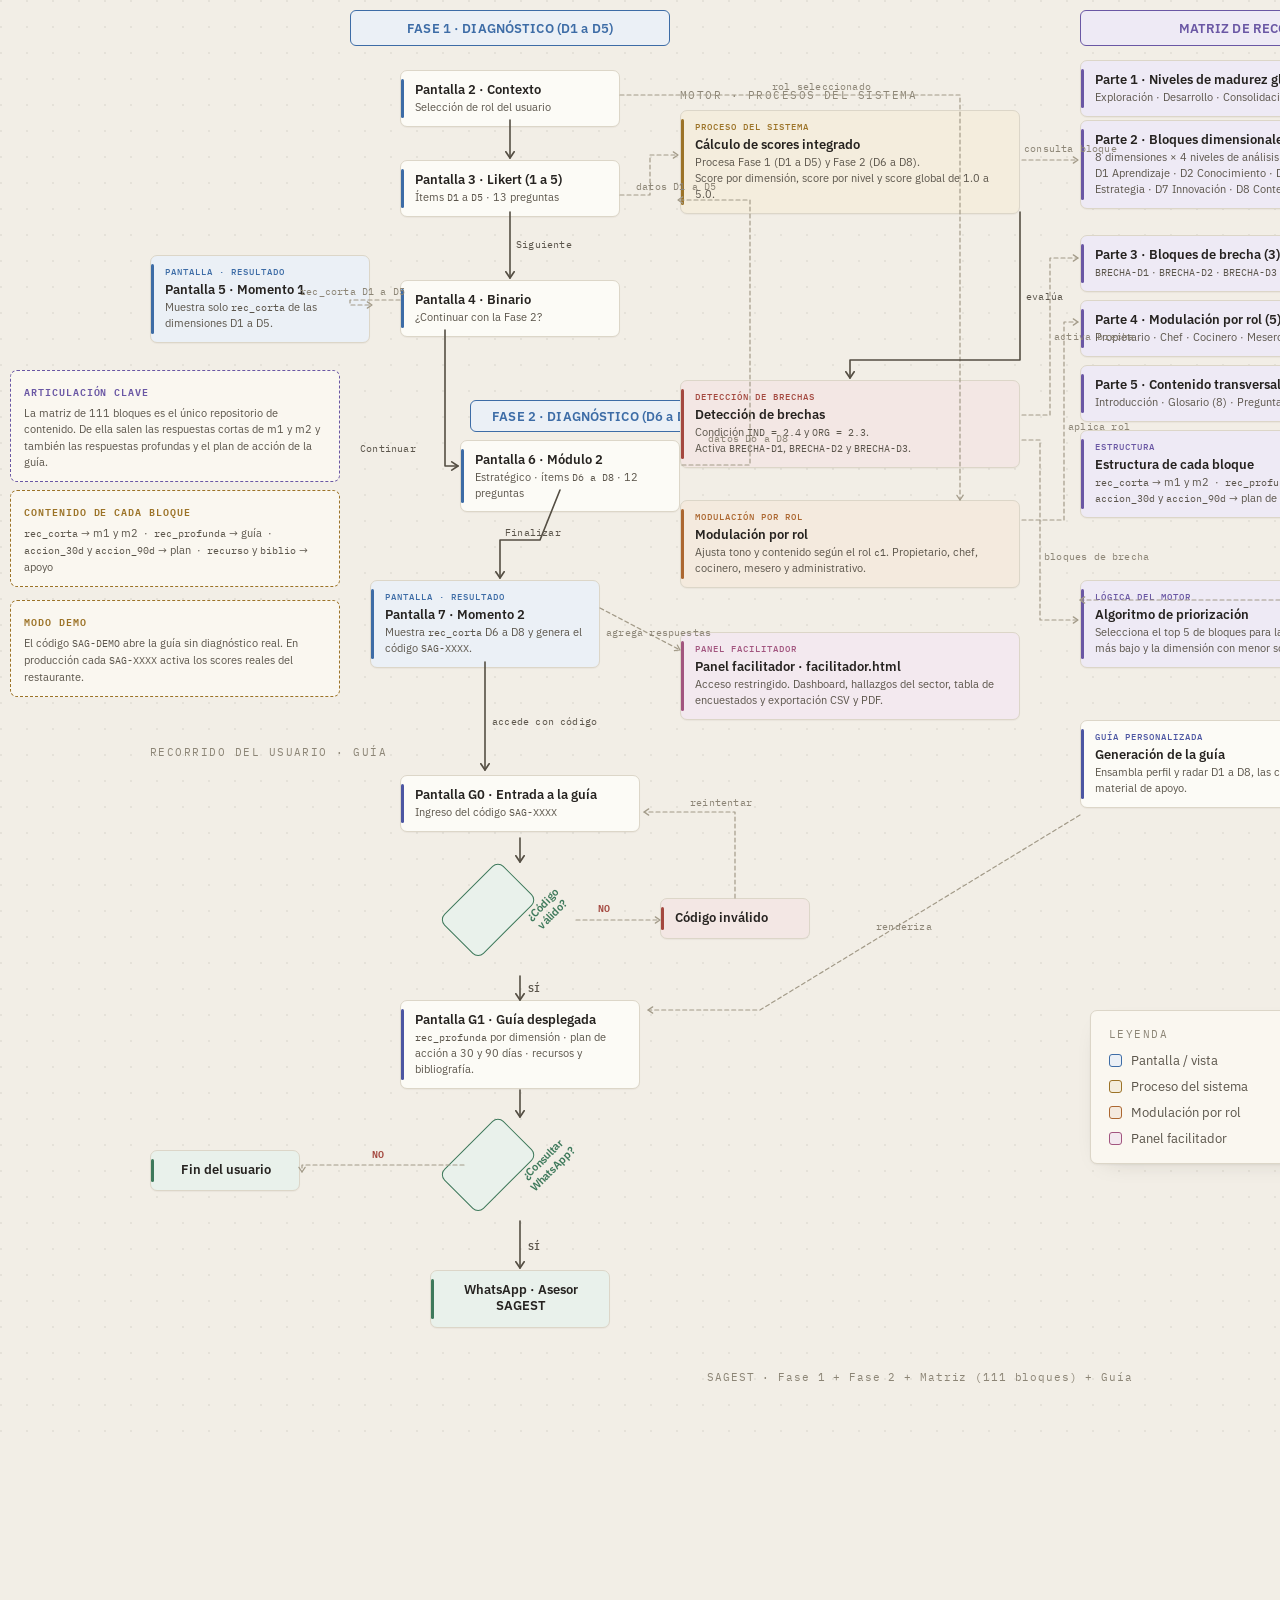
<file: anexo-tecnico/anexo6/blueprint-export.html>
<!DOCTYPE html>
<html lang="es">
<head>
<meta charset="UTF-8">
<title>SAGEST · Blueprint (respaldo estático)</title>
<link href="https://fonts.googleapis.com/css2?family=IBM+Plex+Sans:ital,wght@0,400;0,500;0,600;1,400&family=IBM+Plex+Mono:wght@400;500;600&display=swap" rel="stylesheet">
<link rel="stylesheet" href="sagest.css">
<style>
  html,body{margin:0;background:#F2EEE6}
  body{width:2730px;height:1700px}
  .stage{position:relative;width:1840px;height:1440px;background:
    radial-gradient(circle at 1px 1px, rgba(120,112,96,.10) 1px, transparent 0) 0 0/26px 26px, #F2EEE6;}
  @page{size:1840px 1440px;margin:0}
</style>
</head>
<body>
<div class="stage">
<div class="canvas" id="canvas">

          <!-- etiquetas de carril -->
          <div class="lane-label" style="left:680px;top:88px">Motor · procesos del sistema</div>
          <div class="lane-label" style="left:150px;top:745px">Recorrido del usuario · guía</div>

          <!-- ░░░ BANNERS ░░░ -->
          <div class="banner b-blue" style="left:350px;top:10px;width:320px;height:36px">FASE 1 · DIAGNÓSTICO (D1 a D5)</div>
          <div class="banner b-blue" style="left:470px;top:400px;width:250px;height:32px">FASE 2 · DIAGNÓSTICO (D6 a D8)</div>
          <div class="banner b-purple" style="left:1080px;top:10px;width:500px;height:36px">MATRIZ DE RECOMENDACIONES · 111 BLOQUES</div>

          <!-- ░░░ FASE 1 ░░░ -->
          <div class="node n-screen" data-node="p2" style="left:400px;top:70px;width:220px">
            <div class="node-title">Pantalla 2 · Contexto</div>
            <div class="node-sub">Selección de rol del usuario</div>
          </div>
          <div class="node n-screen" data-node="p3" style="left:400px;top:160px;width:220px">
            <div class="node-title">Pantalla 3 · Likert (1 a 5)</div>
            <div class="node-sub">Ítems <span class="tok">D1</span> a <span class="tok">D5</span> · 13 preguntas</div>
          </div>
          <div class="node n-screen" data-node="p4" style="left:400px;top:280px;width:220px">
            <div class="node-title">Pantalla 4 · Binario</div>
            <div class="node-sub">¿Continuar con la Fase 2?</div>
          </div>
          <div class="node n-output" data-node="p5" style="left:150px;top:255px;width:220px">
            <div class="cat">Pantalla · resultado</div>
            <div class="node-title">Pantalla 5 · Momento 1</div>
            <div class="node-body">Muestra solo <span class="tok">rec_corta</span> de las dimensiones D1 a D5.</div>
          </div>

          <!-- ░░░ FASE 2 ░░░ -->
          <div class="node n-screen" data-node="p6" style="left:460px;top:440px;width:220px">
            <div class="node-title">Pantalla 6 · Módulo 2</div>
            <div class="node-sub">Estratégico · ítems <span class="tok">D6 a D8</span> · 12 preguntas</div>
          </div>
          <div class="node n-output" data-node="p7" style="left:370px;top:580px;width:230px">
            <div class="cat">Pantalla · resultado</div>
            <div class="node-title">Pantalla 7 · Momento 2</div>
            <div class="node-body">Muestra <span class="tok">rec_corta</span> D6 a D8 y genera el código <span class="tok">SAG-XXXX</span>.</div>
          </div>

          <!-- ░░░ MOTOR ░░░ -->
          <div class="node n-process" data-node="scores" style="left:680px;top:110px;width:340px">
            <div class="cat">Proceso del sistema</div>
            <div class="node-title">Cálculo de scores integrado</div>
            <div class="node-body">Procesa Fase 1 (D1 a D5) y Fase 2 (D6 a D8).<br>Score por dimensión, score por nivel y score global de 1.0 a 5.0.</div>
          </div>
          <div class="node n-gap" data-node="gaps" style="left:680px;top:380px;width:340px">
            <div class="cat">Detección de brechas</div>
            <div class="node-title">Detección de brechas</div>
            <div class="node-body">Condición <span class="tok">IND = 2.4</span> y <span class="tok">ORG = 2.3</span>.<br>Activa <span class="tok">BRECHA-D1</span>, <span class="tok">BRECHA-D2</span> y <span class="tok">BRECHA-D3</span>.</div>
          </div>
          <div class="node n-role" data-node="roles" style="left:680px;top:500px;width:340px">
            <div class="cat">Modulación por rol</div>
            <div class="node-title">Modulación por rol</div>
            <div class="node-body">Ajusta tono y contenido según el rol <span class="tok">c1</span>. Propietario, chef, cocinero, mesero y administrativo.</div>
          </div>
          <div class="node n-facil" data-node="facil" style="left:680px;top:632px;width:340px">
            <div class="cat">Panel facilitador</div>
            <div class="node-title">Panel facilitador · facilitador.html</div>
            <div class="node-body">Acceso restringido. Dashboard, hallazgos del sector, tabla de encuestados y exportación CSV y PDF.</div>
          </div>

          <!-- ░░░ MATRIZ ░░░ -->
          <div class="node n-matrix" data-node="m1" style="left:1080px;top:60px;width:500px">
            <div class="node-title">Parte 1 · Niveles de madurez global</div>
            <div class="node-sub">Exploración · Desarrollo · Consolidación · Liderazgo</div>
          </div>
          <div class="node n-matrix" data-node="m2" style="left:1080px;top:120px;width:500px">
            <div class="node-title">Parte 2 · Bloques dimensionales (96)</div>
            <div class="node-body">8 dimensiones × 4 niveles de análisis × 4 rangos de score.<br>D1 Aprendizaje · D2 Conocimiento · D3 Capital humano · D4 Cultura · D5 Desempeño · D6 Estrategia · D7 Innovación · D8 Contexto.</div>
          </div>
          <div class="node n-matrix" data-node="m3" style="left:1080px;top:235px;width:500px">
            <div class="node-title">Parte 3 · Bloques de brecha (3)</div>
            <div class="node-sub"><span class="tok">BRECHA-D1</span> · <span class="tok">BRECHA-D2</span> · <span class="tok">BRECHA-D3</span></div>
          </div>
          <div class="node n-matrix" data-node="m4" style="left:1080px;top:300px;width:500px">
            <div class="node-title">Parte 4 · Modulación por rol (5)</div>
            <div class="node-sub">Propietario · Chef · Cocinero · Mesero · Administrativo</div>
          </div>
          <div class="node n-matrix" data-node="m5" style="left:1080px;top:365px;width:500px">
            <div class="node-title">Parte 5 · Contenido transversal</div>
            <div class="node-sub">Introducción · Glosario (8) · Preguntas frecuentes (20)</div>
          </div>
          <div class="node n-matrix" data-node="mstruct" style="left:1080px;top:430px;width:500px">
            <div class="cat">Estructura</div>
            <div class="node-title">Estructura de cada bloque</div>
            <div class="node-body"><span class="tok">rec_corta</span> → m1 y m2 &nbsp;·&nbsp; <span class="tok">rec_profunda</span> → guía<br><span class="tok">accion_30d</span> y <span class="tok">accion_90d</span> → plan de acción &nbsp;·&nbsp; <span class="tok">recurso</span> y <span class="tok">biblio</span> → apoyo</div>
          </div>
          <div class="node n-matrix" data-node="algo" style="left:1080px;top:580px;width:500px">
            <div class="cat">Lógica del motor</div>
            <div class="node-title">Algoritmo de priorización</div>
            <div class="node-body">Selecciona el top 5 de bloques para la guía. Antepone brechas, luego el nivel organizacional más bajo y la dimensión con menor score, y cierra con una recomendación estratégica.</div>
          </div>
          <div class="node n-guide" data-node="gen" style="left:1080px;top:720px;width:500px">
            <div class="cat">Guía personalizada</div>
            <div class="node-title">Generación de la guía</div>
            <div class="node-body">Ensambla perfil y radar D1 a D8, las cinco recomendaciones profundas, el plan de acción y el material de apoyo.</div>
          </div>

          <!-- ░░░ GUÍA · PANTALLAS ░░░ -->
          <div class="node n-guide" data-node="g0" style="left:400px;top:775px;width:240px">
            <div class="node-title">Pantalla G0 · Entrada a la guía</div>
            <div class="node-sub">Ingreso del código <span class="tok">SAG-XXXX</span></div>
          </div>

          <div class="diamond" data-node="dValid" style="left:460px;top:875px;width:120px;height:70px">
            <div class="di"></div>
            <div class="dt">¿Código<br>válido?</div>
          </div>

          <div class="node n-gap" data-node="invalid" style="left:660px;top:898px;width:150px">
            <div class="node-title">Código inválido</div>
          </div>

          <div class="node n-guide" data-node="g1" style="left:400px;top:1000px;width:240px">
            <div class="node-title">Pantalla G1 · Guía desplegada</div>
            <div class="node-body"><span class="tok">rec_profunda</span> por dimensión · plan de acción a 30 y 90 días · recursos y bibliografía.</div>
          </div>

          <div class="diamond" data-node="dWhats" style="left:460px;top:1130px;width:120px;height:70px">
            <div class="di"></div>
            <div class="dt">¿Consultar<br>WhatsApp?</div>
          </div>

          <div class="node n-green" data-node="whatsapp" style="left:430px;top:1270px;width:180px;text-align:center">
            <div class="node-title">WhatsApp · Asesor SAGEST</div>
          </div>

          <div class="node n-green" data-node="finuser" style="left:150px;top:1150px;width:150px;text-align:center">
            <div class="node-title">Fin del usuario</div>
          </div>

          <!-- ░░░ NOTAS ░░░ -->
          <div class="note np" data-node="artic" style="left:10px;top:370px;width:330px">
            <div class="nt">Articulación clave</div>
            <div class="nb">La matriz de 111 bloques es el único repositorio de contenido. De ella salen las respuestas cortas de m1 y m2 y también las respuestas profundas y el plan de acción de la guía.</div>
          </div>
          <div class="note na" data-node="contenido" style="left:10px;top:490px;width:330px">
            <div class="nt">Contenido de cada bloque</div>
            <div class="nb"><span class="tok">rec_corta</span> → m1 y m2 &nbsp;·&nbsp; <span class="tok">rec_profunda</span> → guía &nbsp;·&nbsp; <span class="tok">accion_30d</span> y <span class="tok">accion_90d</span> → plan &nbsp;·&nbsp; <span class="tok">recurso</span> y <span class="tok">biblio</span> → apoyo</div>
          </div>
          <div class="note na" data-node="demo" style="left:10px;top:600px;width:330px">
            <div class="nt">Modo demo</div>
            <div class="nb">El código <span class="tok">SAG-DEMO</span> abre la guía sin diagnóstico real. En producción cada <span class="tok">SAG-XXXX</span> activa los scores reales del restaurante.</div>
          </div>

          <!-- ░░░ FLECHAS ░░░ -->
          <svg class="arrows" width="1840" height="1440" xmlns="http://www.w3.org/2000/svg">
            <defs>
              <marker id="arr" viewBox="0 0 10 10" refX="8" refY="5" markerWidth="6.5" markerHeight="6.5" orient="auto-start-reverse">
                <path d="M2 1L8 5L2 9" fill="none" stroke="context-stroke" stroke-width="1.6" stroke-linecap="round" stroke-linejoin="round"></path>
              </marker>
            </defs>

            <!-- Fase 1 -->
            <g class="edge flow" data-from="p2" data-to="p3"><line class="ln" x1="510" y1="120" x2="510" y2="158" marker-end="url(#arr)"></line></g>
            <g class="edge flow" data-from="p3" data-to="p4"><line class="ln" x1="510" y1="212" x2="510" y2="278" marker-end="url(#arr)"></line><text class="elabel" x="516" y="248">Siguiente</text></g>
            <g class="edge data" data-from="p3" data-to="scores"><path class="ln" d="M620 195 L650 195 L650 155 L678 155" marker-end="url(#arr)"></path><text class="elabel" x="636" y="190">datos D1 a D5</text></g>
            <g class="edge data" data-from="p2" data-to="roles"><path class="ln" d="M620 95 L960 95 L960 500" marker-end="url(#arr)"></path><text class="elabel" x="772" y="90">rol seleccionado</text></g>
            <g class="edge data" data-from="p3" data-to="p5"><path class="ln" d="M400 300 L350 300 L350 305 L372 305" marker-end="url(#arr)"></path><text class="elabel" x="300" y="295">rec_corta D1 a D5</text></g>

            <!-- Fase 2 -->
            <g class="edge flow" data-from="p4" data-to="p6"><path class="ln" d="M445 330 L445 466 L458 466" marker-end="url(#arr)"></path><text class="elabel" x="360" y="452">Continuar</text></g>
            <g class="edge data" data-from="p6" data-to="scores"><path class="ln" d="M682 465 L750 465 L750 200 L678 200" marker-end="url(#arr)"></path><text class="elabel" x="708" y="442">datos D6 a D8</text></g>
            <g class="edge flow" data-from="p6" data-to="p7"><path class="ln" d="M560 490 L540 540 L500 540 L500 578" marker-end="url(#arr)"></path><text class="elabel" x="505" y="536">Finalizar</text></g>

            <!-- Motor -->
            <g class="edge flow" data-from="scores" data-to="gaps"><path class="ln" d="M1020 212 L1020 360 L850 360 L850 378" marker-end="url(#arr)"></path><text class="elabel" x="1026" y="300">evalúa</text></g>
            <g class="edge data" data-from="scores" data-to="m2"><path class="ln" d="M1022 160 L1078 160" marker-end="url(#arr)"></path><text class="elabel" x="1024" y="152">consulta bloque</text></g>
            <g class="edge data" data-from="gaps" data-to="m3"><path class="ln" d="M1022 415 L1050 415 L1050 258 L1078 258" marker-end="url(#arr)"></path><text class="elabel" x="1054" y="340">activa brecha</text></g>
            <g class="edge data" data-from="roles" data-to="m4"><path class="ln" d="M1022 520 L1064 520 L1064 322 L1078 322" marker-end="url(#arr)"></path><text class="elabel" x="1068" y="430">aplica rol</text></g>

            <!-- Matriz → algoritmo -->
            <g class="edge data" data-from="m2" data-to="algo"><path class="ln" d="M1330 178 L1360 178 L1360 600 L1080 600" marker-end="url(#arr)"></path><text class="elabel" x="1366" y="392">todos los bloques</text></g>
            <g class="edge data" data-from="gaps" data-to="algo"><path class="ln" d="M1022 440 L1040 440 L1040 620 L1078 620" marker-end="url(#arr)"></path><text class="elabel" x="1044" y="560">bloques de brecha</text></g>
            <g class="edge flow" data-from="algo" data-to="gen"><path class="ln" d="M1330 638 L1330 718" marker-end="url(#arr)"></path><text class="elabel" x="1336" y="688">top 5 bloques</text></g>

            <!-- Generación → guía -->
            <g class="edge data" data-from="gen" data-to="g1"><path class="ln" d="M1080 815 L760 1010 L648 1010" marker-end="url(#arr)"></path><text class="elabel" x="876" y="930">renderiza</text></g>

            <!-- Fase 2 → guía + facilitador -->
            <g class="edge flow" data-from="p7" data-to="g0"><path class="ln" d="M485 662 L485 770" marker-end="url(#arr)"></path><text class="elabel" x="492" y="725">accede con código</text></g>
            <g class="edge data" data-from="p7" data-to="facil"><path class="ln" d="M600 608 L680 650" marker-end="url(#arr)"></path><text class="elabel" x="606" y="636">agrega respuestas</text></g>

            <!-- Subflujo guía -->
            <g class="edge flow" data-from="g0" data-to="dValid"><line class="ln" x1="520" y1="838" x2="520" y2="862" marker-end="url(#arr)"></line></g>
            <g class="edge flow" data-from="dValid" data-to="g1"><path class="ln" d="M520 976 L520 1000" marker-end="url(#arr)"></path><text class="elabel yes" x="528" y="992">SÍ</text></g>
            <g class="edge data" data-from="dValid" data-to="invalid"><path class="ln" d="M576 920 L660 920" marker-end="url(#arr)"></path><text class="elabel no" x="598" y="912">NO</text></g>
            <g class="edge data" data-from="invalid" data-to="g0"><path class="ln" d="M735 898 L735 812 L644 812" marker-end="url(#arr)"></path><text class="elabel" x="690" y="806">reintentar</text></g>
            <g class="edge flow" data-from="g1" data-to="dWhats"><line class="ln" x1="520" y1="1090" x2="520" y2="1117" marker-end="url(#arr)"></line></g>
            <g class="edge flow" data-from="dWhats" data-to="whatsapp"><line class="ln" x1="520" y1="1221" x2="520" y2="1268" marker-end="url(#arr)"></line><text class="elabel yes" x="528" y="1250">SÍ</text></g>
            <g class="edge data" data-from="dWhats" data-to="finuser"><path class="ln" d="M464 1165 L302 1165 L302 1172" marker-end="url(#arr)"></path><text class="elabel no" x="372" y="1158">NO</text></g>
          </svg>

          <div class="canvas-title" style="top:1370px">SAGEST · Fase 1 + Fase 2 + Matriz (111 bloques) + Guía</div>

        
<div style="position:absolute;left:1090px;top:1010px;width:490px;background:#FAF7F0;border:1px solid #DCD6C8;border-radius:7px;padding:16px 18px;box-shadow:0 1px 2px rgba(40,35,28,.05),0 8px 24px -16px rgba(40,35,28,.25)">
  <div style="font-family:'IBM Plex Mono',monospace;font-size:11px;letter-spacing:.13em;text-transform:uppercase;color:#8C8576;margin-bottom:11px">Leyenda</div>
  <div style="display:grid;grid-template-columns:1fr 1fr;gap:9px 20px;font-size:13px;color:#5B554B;font-family:'IBM Plex Sans',sans-serif">
    <div style="display:flex;align-items:center;gap:9px"><span style="width:13px;height:13px;border-radius:3px;background:#EBF0F6;border:1px solid #3D6CA6"></span>Pantalla / vista</div>
    <div style="display:flex;align-items:center;gap:9px"><span style="width:13px;height:13px;border-radius:3px;background:#E9F1EB;border:1px solid #3E795B"></span>Decisión del usuario</div>
    <div style="display:flex;align-items:center;gap:9px"><span style="width:13px;height:13px;border-radius:3px;background:#F4EDDD;border:1px solid #9C7327"></span>Proceso del sistema</div>
    <div style="display:flex;align-items:center;gap:9px"><span style="width:13px;height:13px;border-radius:3px;background:#EEEAF5;border:1px solid #6A57A4"></span>Matriz de recomendaciones</div>
    <div style="display:flex;align-items:center;gap:9px"><span style="width:13px;height:13px;border-radius:3px;background:#F4EADE;border:1px solid #AC6730"></span>Modulación por rol</div>
    <div style="display:flex;align-items:center;gap:9px"><span style="width:13px;height:13px;border-radius:3px;background:#EBECF5;border:1px solid #4C56A2"></span>Guía personalizada</div>
    <div style="display:flex;align-items:center;gap:9px"><span style="width:13px;height:13px;border-radius:3px;background:#F3E9EF;border:1px solid #A2557F"></span>Panel facilitador</div>
    <div style="display:flex;align-items:center;gap:9px"><span style="width:13px;height:13px;border-radius:3px;background:#F3E7E4;border:1px solid #A4483F"></span>Detección de brechas</div>
  </div>
</div></div>
</div>
</body>
</html>
</file>
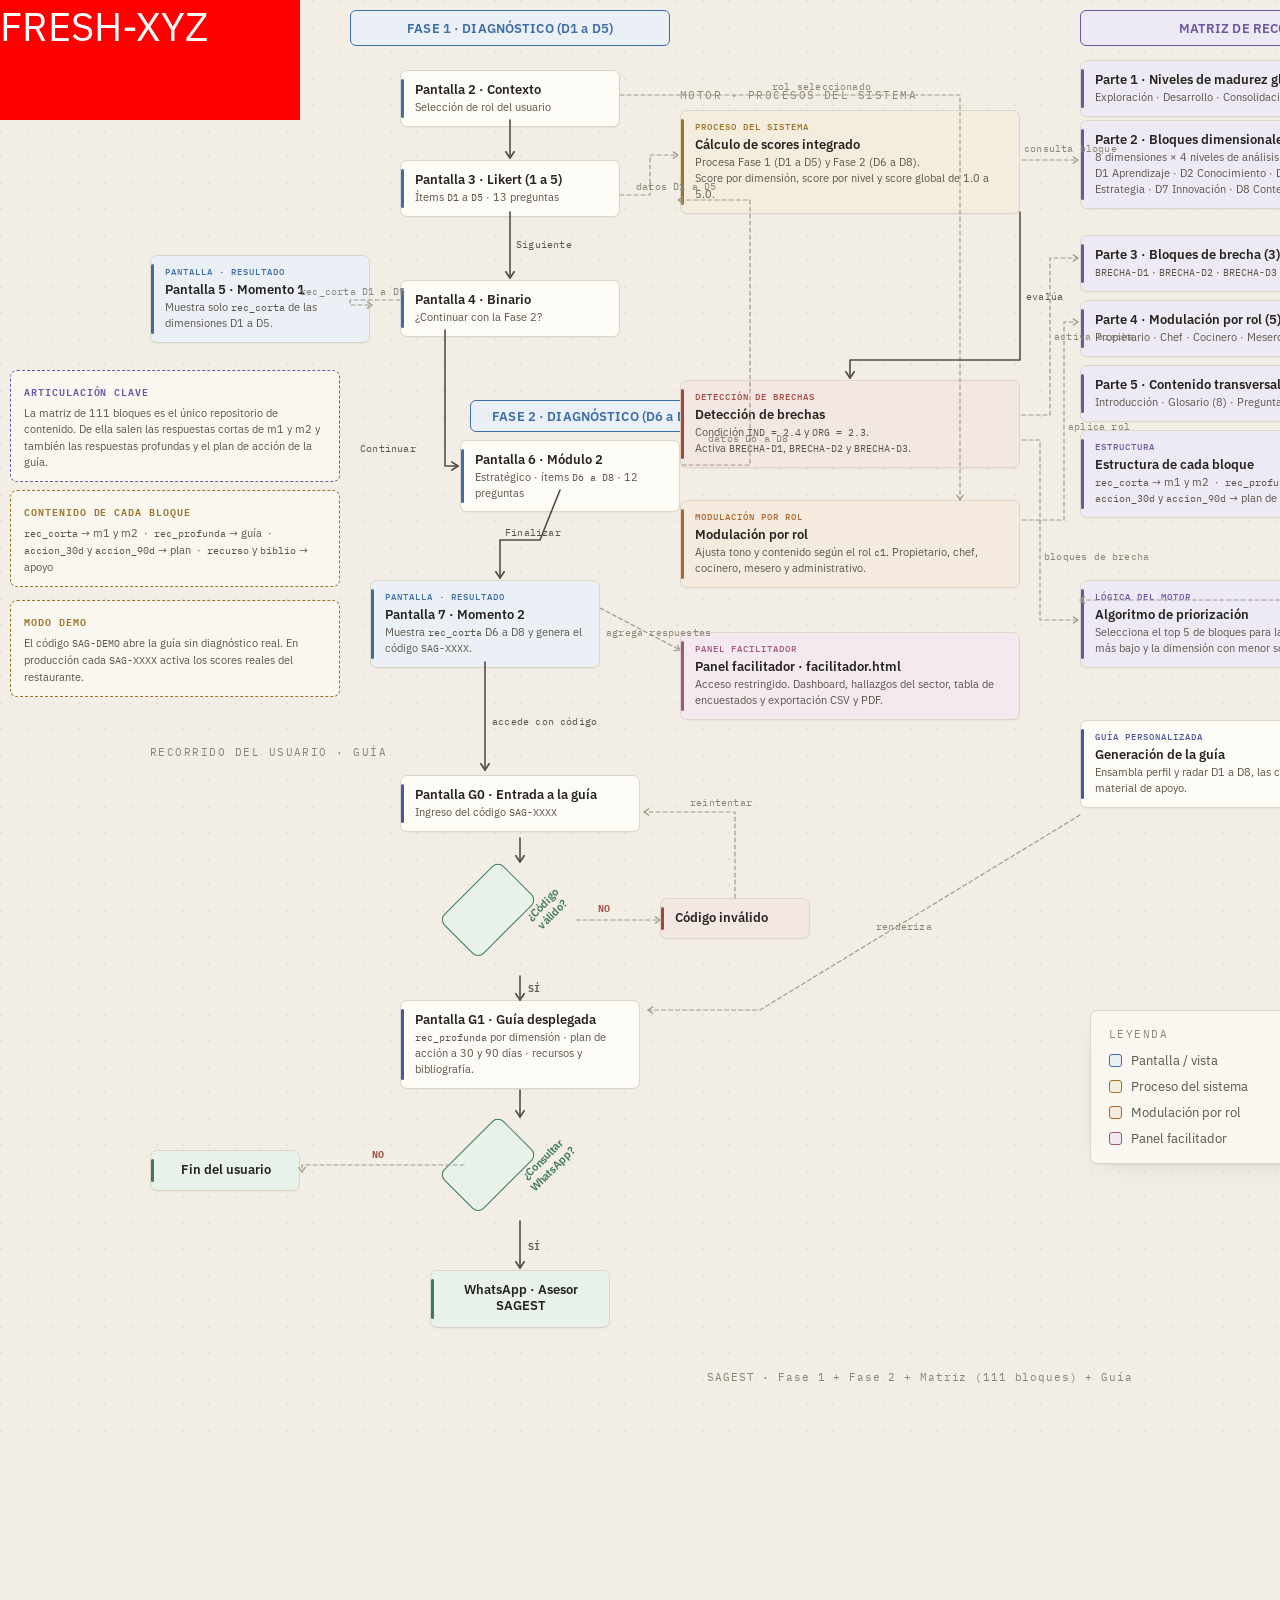
<file: anexo-tecnico/anexo6/figura2.html>
<!DOCTYPE html>
<html lang="es">
<head>
<meta charset="UTF-8">
<title>SAGEST · Blueprint (respaldo estático)</title>
<link href="https://fonts.googleapis.com/css2?family=IBM+Plex+Sans:ital,wght@0,400;0,500;0,600;1,400&family=IBM+Plex+Mono:wght@400;500;600&display=swap" rel="stylesheet">
<link rel="stylesheet" href="sagest.css">
<style>
  html,body{margin:0;background:#F2EEE6}
  body{width:2730px;height:1700px}
  .stage{position:relative;width:1840px;height:1440px;background:
    radial-gradient(circle at 1px 1px, rgba(120,112,96,.10) 1px, transparent 0) 0 0/26px 26px, #F2EEE6;}
  @page{size:1840px 1440px;margin:0}
</style>
</head>
<body>
<div class="stage"><div id="CACHEBUST" style="position:absolute;left:0;top:0;width:300px;height:120px;background:#ff0000;z-index:99999;color:#fff;font-size:40px">FRESH-XYZ</div>
<div class="canvas" id="canvas">

          <!-- etiquetas de carril -->
          <div class="lane-label" style="left:680px;top:88px">Motor · procesos del sistema</div>
          <div class="lane-label" style="left:150px;top:745px">Recorrido del usuario · guía</div>

          <!-- ░░░ BANNERS ░░░ -->
          <div class="banner b-blue" style="left:350px;top:10px;width:320px;height:36px">FASE 1 · DIAGNÓSTICO (D1 a D5)</div>
          <div class="banner b-blue" style="left:470px;top:400px;width:250px;height:32px">FASE 2 · DIAGNÓSTICO (D6 a D8)</div>
          <div class="banner b-purple" style="left:1080px;top:10px;width:500px;height:36px">MATRIZ DE RECOMENDACIONES · 111 BLOQUES</div>

          <!-- ░░░ FASE 1 ░░░ -->
          <div class="node n-screen" data-node="p2" style="left:400px;top:70px;width:220px">
            <div class="node-title">Pantalla 2 · Contexto</div>
            <div class="node-sub">Selección de rol del usuario</div>
          </div>
          <div class="node n-screen" data-node="p3" style="left:400px;top:160px;width:220px">
            <div class="node-title">Pantalla 3 · Likert (1 a 5)</div>
            <div class="node-sub">Ítems <span class="tok">D1</span> a <span class="tok">D5</span> · 13 preguntas</div>
          </div>
          <div class="node n-screen" data-node="p4" style="left:400px;top:280px;width:220px">
            <div class="node-title">Pantalla 4 · Binario</div>
            <div class="node-sub">¿Continuar con la Fase 2?</div>
          </div>
          <div class="node n-output" data-node="p5" style="left:150px;top:255px;width:220px">
            <div class="cat">Pantalla · resultado</div>
            <div class="node-title">Pantalla 5 · Momento 1</div>
            <div class="node-body">Muestra solo <span class="tok">rec_corta</span> de las dimensiones D1 a D5.</div>
          </div>

          <!-- ░░░ FASE 2 ░░░ -->
          <div class="node n-screen" data-node="p6" style="left:460px;top:440px;width:220px">
            <div class="node-title">Pantalla 6 · Módulo 2</div>
            <div class="node-sub">Estratégico · ítems <span class="tok">D6 a D8</span> · 12 preguntas</div>
          </div>
          <div class="node n-output" data-node="p7" style="left:370px;top:580px;width:230px">
            <div class="cat">Pantalla · resultado</div>
            <div class="node-title">Pantalla 7 · Momento 2</div>
            <div class="node-body">Muestra <span class="tok">rec_corta</span> D6 a D8 y genera el código <span class="tok">SAG-XXXX</span>.</div>
          </div>

          <!-- ░░░ MOTOR ░░░ -->
          <div class="node n-process" data-node="scores" style="left:680px;top:110px;width:340px">
            <div class="cat">Proceso del sistema</div>
            <div class="node-title">Cálculo de scores integrado</div>
            <div class="node-body">Procesa Fase 1 (D1 a D5) y Fase 2 (D6 a D8).<br>Score por dimensión, score por nivel y score global de 1.0 a 5.0.</div>
          </div>
          <div class="node n-gap" data-node="gaps" style="left:680px;top:380px;width:340px">
            <div class="cat">Detección de brechas</div>
            <div class="node-title">Detección de brechas</div>
            <div class="node-body">Condición <span class="tok">IND = 2.4</span> y <span class="tok">ORG = 2.3</span>.<br>Activa <span class="tok">BRECHA-D1</span>, <span class="tok">BRECHA-D2</span> y <span class="tok">BRECHA-D3</span>.</div>
          </div>
          <div class="node n-role" data-node="roles" style="left:680px;top:500px;width:340px">
            <div class="cat">Modulación por rol</div>
            <div class="node-title">Modulación por rol</div>
            <div class="node-body">Ajusta tono y contenido según el rol <span class="tok">c1</span>. Propietario, chef, cocinero, mesero y administrativo.</div>
          </div>
          <div class="node n-facil" data-node="facil" style="left:680px;top:632px;width:340px">
            <div class="cat">Panel facilitador</div>
            <div class="node-title">Panel facilitador · facilitador.html</div>
            <div class="node-body">Acceso restringido. Dashboard, hallazgos del sector, tabla de encuestados y exportación CSV y PDF.</div>
          </div>

          <!-- ░░░ MATRIZ ░░░ -->
          <div class="node n-matrix" data-node="m1" style="left:1080px;top:60px;width:500px">
            <div class="node-title">Parte 1 · Niveles de madurez global</div>
            <div class="node-sub">Exploración · Desarrollo · Consolidación · Liderazgo</div>
          </div>
          <div class="node n-matrix" data-node="m2" style="left:1080px;top:120px;width:500px">
            <div class="node-title">Parte 2 · Bloques dimensionales (96)</div>
            <div class="node-body">8 dimensiones × 4 niveles de análisis × 4 rangos de score.<br>D1 Aprendizaje · D2 Conocimiento · D3 Capital humano · D4 Cultura · D5 Desempeño · D6 Estrategia · D7 Innovación · D8 Contexto.</div>
          </div>
          <div class="node n-matrix" data-node="m3" style="left:1080px;top:235px;width:500px">
            <div class="node-title">Parte 3 · Bloques de brecha (3)</div>
            <div class="node-sub"><span class="tok">BRECHA-D1</span> · <span class="tok">BRECHA-D2</span> · <span class="tok">BRECHA-D3</span></div>
          </div>
          <div class="node n-matrix" data-node="m4" style="left:1080px;top:300px;width:500px">
            <div class="node-title">Parte 4 · Modulación por rol (5)</div>
            <div class="node-sub">Propietario · Chef · Cocinero · Mesero · Administrativo</div>
          </div>
          <div class="node n-matrix" data-node="m5" style="left:1080px;top:365px;width:500px">
            <div class="node-title">Parte 5 · Contenido transversal</div>
            <div class="node-sub">Introducción · Glosario (8) · Preguntas frecuentes (20)</div>
          </div>
          <div class="node n-matrix" data-node="mstruct" style="left:1080px;top:430px;width:500px">
            <div class="cat">Estructura</div>
            <div class="node-title">Estructura de cada bloque</div>
            <div class="node-body"><span class="tok">rec_corta</span> → m1 y m2 &nbsp;·&nbsp; <span class="tok">rec_profunda</span> → guía<br><span class="tok">accion_30d</span> y <span class="tok">accion_90d</span> → plan de acción &nbsp;·&nbsp; <span class="tok">recurso</span> y <span class="tok">biblio</span> → apoyo</div>
          </div>
          <div class="node n-matrix" data-node="algo" style="left:1080px;top:580px;width:500px">
            <div class="cat">Lógica del motor</div>
            <div class="node-title">Algoritmo de priorización</div>
            <div class="node-body">Selecciona el top 5 de bloques para la guía. Antepone brechas, luego el nivel organizacional más bajo y la dimensión con menor score, y cierra con una recomendación estratégica.</div>
          </div>
          <div class="node n-guide" data-node="gen" style="left:1080px;top:720px;width:500px">
            <div class="cat">Guía personalizada</div>
            <div class="node-title">Generación de la guía</div>
            <div class="node-body">Ensambla perfil y radar D1 a D8, las cinco recomendaciones profundas, el plan de acción y el material de apoyo.</div>
          </div>

          <!-- ░░░ GUÍA · PANTALLAS ░░░ -->
          <div class="node n-guide" data-node="g0" style="left:400px;top:775px;width:240px">
            <div class="node-title">Pantalla G0 · Entrada a la guía</div>
            <div class="node-sub">Ingreso del código <span class="tok">SAG-XXXX</span></div>
          </div>

          <div class="diamond" data-node="dValid" style="left:460px;top:875px;width:120px;height:70px">
            <div class="di"></div>
            <div class="dt">¿Código<br>válido?</div>
          </div>

          <div class="node n-gap" data-node="invalid" style="left:660px;top:898px;width:150px">
            <div class="node-title">Código inválido</div>
          </div>

          <div class="node n-guide" data-node="g1" style="left:400px;top:1000px;width:240px">
            <div class="node-title">Pantalla G1 · Guía desplegada</div>
            <div class="node-body"><span class="tok">rec_profunda</span> por dimensión · plan de acción a 30 y 90 días · recursos y bibliografía.</div>
          </div>

          <div class="diamond" data-node="dWhats" style="left:460px;top:1130px;width:120px;height:70px">
            <div class="di"></div>
            <div class="dt">¿Consultar<br>WhatsApp?</div>
          </div>

          <div class="node n-green" data-node="whatsapp" style="left:430px;top:1270px;width:180px;text-align:center">
            <div class="node-title">WhatsApp · Asesor SAGEST</div>
          </div>

          <div class="node n-green" data-node="finuser" style="left:150px;top:1150px;width:150px;text-align:center">
            <div class="node-title">Fin del usuario</div>
          </div>

          <!-- ░░░ NOTAS ░░░ -->
          <div class="note np" data-node="artic" style="left:10px;top:370px;width:330px">
            <div class="nt">Articulación clave</div>
            <div class="nb">La matriz de 111 bloques es el único repositorio de contenido. De ella salen las respuestas cortas de m1 y m2 y también las respuestas profundas y el plan de acción de la guía.</div>
          </div>
          <div class="note na" data-node="contenido" style="left:10px;top:490px;width:330px">
            <div class="nt">Contenido de cada bloque</div>
            <div class="nb"><span class="tok">rec_corta</span> → m1 y m2 &nbsp;·&nbsp; <span class="tok">rec_profunda</span> → guía &nbsp;·&nbsp; <span class="tok">accion_30d</span> y <span class="tok">accion_90d</span> → plan &nbsp;·&nbsp; <span class="tok">recurso</span> y <span class="tok">biblio</span> → apoyo</div>
          </div>
          <div class="note na" data-node="demo" style="left:10px;top:600px;width:330px">
            <div class="nt">Modo demo</div>
            <div class="nb">El código <span class="tok">SAG-DEMO</span> abre la guía sin diagnóstico real. En producción cada <span class="tok">SAG-XXXX</span> activa los scores reales del restaurante.</div>
          </div>

          <!-- ░░░ FLECHAS ░░░ -->
          <svg class="arrows" width="1840" height="1440" xmlns="http://www.w3.org/2000/svg">
            <defs>
              <marker id="arr" viewBox="0 0 10 10" refX="8" refY="5" markerWidth="6.5" markerHeight="6.5" orient="auto-start-reverse">
                <path d="M2 1L8 5L2 9" fill="none" stroke="context-stroke" stroke-width="1.6" stroke-linecap="round" stroke-linejoin="round"></path>
              </marker>
            </defs>

            <!-- Fase 1 -->
            <g class="edge flow" data-from="p2" data-to="p3"><line class="ln" x1="510" y1="120" x2="510" y2="158" marker-end="url(#arr)"></line></g>
            <g class="edge flow" data-from="p3" data-to="p4"><line class="ln" x1="510" y1="212" x2="510" y2="278" marker-end="url(#arr)"></line><text class="elabel" x="516" y="248">Siguiente</text></g>
            <g class="edge data" data-from="p3" data-to="scores"><path class="ln" d="M620 195 L650 195 L650 155 L678 155" marker-end="url(#arr)"></path><text class="elabel" x="636" y="190">datos D1 a D5</text></g>
            <g class="edge data" data-from="p2" data-to="roles"><path class="ln" d="M620 95 L960 95 L960 500" marker-end="url(#arr)"></path><text class="elabel" x="772" y="90">rol seleccionado</text></g>
            <g class="edge data" data-from="p3" data-to="p5"><path class="ln" d="M400 300 L350 300 L350 305 L372 305" marker-end="url(#arr)"></path><text class="elabel" x="300" y="295">rec_corta D1 a D5</text></g>

            <!-- Fase 2 -->
            <g class="edge flow" data-from="p4" data-to="p6"><path class="ln" d="M445 330 L445 466 L458 466" marker-end="url(#arr)"></path><text class="elabel" x="360" y="452">Continuar</text></g>
            <g class="edge data" data-from="p6" data-to="scores"><path class="ln" d="M682 465 L750 465 L750 200 L678 200" marker-end="url(#arr)"></path><text class="elabel" x="708" y="442">datos D6 a D8</text></g>
            <g class="edge flow" data-from="p6" data-to="p7"><path class="ln" d="M560 490 L540 540 L500 540 L500 578" marker-end="url(#arr)"></path><text class="elabel" x="505" y="536">Finalizar</text></g>

            <!-- Motor -->
            <g class="edge flow" data-from="scores" data-to="gaps"><path class="ln" d="M1020 212 L1020 360 L850 360 L850 378" marker-end="url(#arr)"></path><text class="elabel" x="1026" y="300">evalúa</text></g>
            <g class="edge data" data-from="scores" data-to="m2"><path class="ln" d="M1022 160 L1078 160" marker-end="url(#arr)"></path><text class="elabel" x="1024" y="152">consulta bloque</text></g>
            <g class="edge data" data-from="gaps" data-to="m3"><path class="ln" d="M1022 415 L1050 415 L1050 258 L1078 258" marker-end="url(#arr)"></path><text class="elabel" x="1054" y="340">activa brecha</text></g>
            <g class="edge data" data-from="roles" data-to="m4"><path class="ln" d="M1022 520 L1064 520 L1064 322 L1078 322" marker-end="url(#arr)"></path><text class="elabel" x="1068" y="430">aplica rol</text></g>

            <!-- Matriz → algoritmo -->
            <g class="edge data" data-from="m2" data-to="algo"><path class="ln" d="M1330 178 L1360 178 L1360 600 L1080 600" marker-end="url(#arr)"></path><text class="elabel" x="1366" y="392">todos los bloques</text></g>
            <g class="edge data" data-from="gaps" data-to="algo"><path class="ln" d="M1022 440 L1040 440 L1040 620 L1078 620" marker-end="url(#arr)"></path><text class="elabel" x="1044" y="560">bloques de brecha</text></g>
            <g class="edge flow" data-from="algo" data-to="gen"><path class="ln" d="M1330 638 L1330 718" marker-end="url(#arr)"></path><text class="elabel" x="1336" y="688">top 5 bloques</text></g>

            <!-- Generación → guía -->
            <g class="edge data" data-from="gen" data-to="g1"><path class="ln" d="M1080 815 L760 1010 L648 1010" marker-end="url(#arr)"></path><text class="elabel" x="876" y="930">renderiza</text></g>

            <!-- Fase 2 → guía + facilitador -->
            <g class="edge flow" data-from="p7" data-to="g0"><path class="ln" d="M485 662 L485 770" marker-end="url(#arr)"></path><text class="elabel" x="492" y="725">accede con código</text></g>
            <g class="edge data" data-from="p7" data-to="facil"><path class="ln" d="M600 608 L680 650" marker-end="url(#arr)"></path><text class="elabel" x="606" y="636">agrega respuestas</text></g>

            <!-- Subflujo guía -->
            <g class="edge flow" data-from="g0" data-to="dValid"><line class="ln" x1="520" y1="838" x2="520" y2="862" marker-end="url(#arr)"></line></g>
            <g class="edge flow" data-from="dValid" data-to="g1"><path class="ln" d="M520 976 L520 1000" marker-end="url(#arr)"></path><text class="elabel yes" x="528" y="992">SÍ</text></g>
            <g class="edge data" data-from="dValid" data-to="invalid"><path class="ln" d="M576 920 L660 920" marker-end="url(#arr)"></path><text class="elabel no" x="598" y="912">NO</text></g>
            <g class="edge data" data-from="invalid" data-to="g0"><path class="ln" d="M735 898 L735 812 L644 812" marker-end="url(#arr)"></path><text class="elabel" x="690" y="806">reintentar</text></g>
            <g class="edge flow" data-from="g1" data-to="dWhats"><line class="ln" x1="520" y1="1090" x2="520" y2="1117" marker-end="url(#arr)"></line></g>
            <g class="edge flow" data-from="dWhats" data-to="whatsapp"><line class="ln" x1="520" y1="1221" x2="520" y2="1268" marker-end="url(#arr)"></line><text class="elabel yes" x="528" y="1250">SÍ</text></g>
            <g class="edge data" data-from="dWhats" data-to="finuser"><path class="ln" d="M464 1165 L302 1165 L302 1172" marker-end="url(#arr)"></path><text class="elabel no" x="372" y="1158">NO</text></g>
          </svg>

          <div class="canvas-title" style="top:1370px">SAGEST · Fase 1 + Fase 2 + Matriz (111 bloques) + Guía</div>

        
<div style="position:absolute;left:1090px;top:1010px;width:490px;background:#FAF7F0;border:1px solid #DCD6C8;border-radius:7px;padding:16px 18px;box-shadow:0 1px 2px rgba(40,35,28,.05),0 8px 24px -16px rgba(40,35,28,.25)">
  <div style="font-family:'IBM Plex Mono',monospace;font-size:11px;letter-spacing:.13em;text-transform:uppercase;color:#8C8576;margin-bottom:11px">Leyenda</div>
  <div style="display:grid;grid-template-columns:1fr 1fr;gap:9px 20px;font-size:13px;color:#5B554B;font-family:'IBM Plex Sans',sans-serif">
    <div style="display:flex;align-items:center;gap:9px"><span style="width:13px;height:13px;border-radius:3px;background:#EBF0F6;border:1px solid #3D6CA6"></span>Pantalla / vista</div>
    <div style="display:flex;align-items:center;gap:9px"><span style="width:13px;height:13px;border-radius:3px;background:#E9F1EB;border:1px solid #3E795B"></span>Decisión del usuario</div>
    <div style="display:flex;align-items:center;gap:9px"><span style="width:13px;height:13px;border-radius:3px;background:#F4EDDD;border:1px solid #9C7327"></span>Proceso del sistema</div>
    <div style="display:flex;align-items:center;gap:9px"><span style="width:13px;height:13px;border-radius:3px;background:#EEEAF5;border:1px solid #6A57A4"></span>Matriz de recomendaciones</div>
    <div style="display:flex;align-items:center;gap:9px"><span style="width:13px;height:13px;border-radius:3px;background:#F4EADE;border:1px solid #AC6730"></span>Modulación por rol</div>
    <div style="display:flex;align-items:center;gap:9px"><span style="width:13px;height:13px;border-radius:3px;background:#EBECF5;border:1px solid #4C56A2"></span>Guía personalizada</div>
    <div style="display:flex;align-items:center;gap:9px"><span style="width:13px;height:13px;border-radius:3px;background:#F3E9EF;border:1px solid #A2557F"></span>Panel facilitador</div>
    <div style="display:flex;align-items:center;gap:9px"><span style="width:13px;height:13px;border-radius:3px;background:#F3E7E4;border:1px solid #A4483F"></span>Detección de brechas</div>
  </div>
</div></div>
</div>
</body>
</html>
</file>
<file: anexo-tecnico/anexo6/sagest.css>
/* ============================================================
   SAGEST · Anexo 6 — estilos
   Paleta sobria sobre fondo papel. IBM Plex Sans + IBM Plex Mono.
   ============================================================ */

:root{
  --paper:#F2EEE6;
  --panel:#FAF7F0;
  --card:#FCFBF6;
  --ink:#262320;
  --ink-soft:#5B554B;
  --ink-faint:#8C8576;
  --line:#DCD6C8;
  --line-soft:#E7E2D6;

  --font-sans:'IBM Plex Sans', system-ui, -apple-system, sans-serif;
  --font-mono:'IBM Plex Mono', ui-monospace, monospace;

  /* Acentos por categoría: misma sobriedad, distinto matiz.
     *-line = borde/acento ; *-bg = relleno tenue ; *-tag = texto etiqueta */
  --c-screen:#3D6CA6;  --c-screen-bg:#EBF0F6;
  --c-decision:#3E795B;--c-decision-bg:#E9F1EB;
  --c-process:#9C7327; --c-process-bg:#F4EDDD;
  --c-matrix:#6A57A4;  --c-matrix-bg:#EEEAF5;
  --c-role:#AC6730;    --c-role-bg:#F4EADE;
  --c-guide:#4C56A2;   --c-guide-bg:#EBECF5;
  --c-facil:#A2557F;   --c-facil-bg:#F3E9EF;
  --c-gap:#A4483F;     --c-gap-bg:#F3E7E4;
  --c-note:#8A8474;    --c-note-bg:#F0ECE1;

  --flow:#544E43;
  --data:#A39B89;
  --yes:#3E795B;
  --no:#A4483F;

  --radius:7px;
  --shadow:0 1px 2px rgba(40,35,28,.05), 0 8px 24px -16px rgba(40,35,28,.25);
}

*{box-sizing:border-box;margin:0;padding:0}
html,body{height:100%}
body{
  font-family:var(--font-sans);
  color:var(--ink);
  background:var(--paper);
  -webkit-font-smoothing:antialiased;
  text-rendering:optimizeLegibility;
}
.sr-only{position:absolute;width:1px;height:1px;overflow:hidden;clip:rect(0 0 0 0)}

/* ---------- Chrome superior / pestañas ---------- */
.topbar{
  position:sticky;top:0;z-index:40;
  display:flex;align-items:center;gap:20px;
  padding:11px 24px;
  background:rgba(250,247,240,.86);
  backdrop-filter:saturate(140%) blur(8px);
  border-bottom:1px solid var(--line);
}
.brand{display:flex;flex-direction:column;line-height:1.15;flex-shrink:0}
.brand .kicker{font-family:var(--font-mono);font-size:10.5px;letter-spacing:.16em;text-transform:uppercase;color:var(--ink-faint)}
.brand .name{font-size:15px;font-weight:600;letter-spacing:-.01em}
.tabs{display:flex;gap:4px;margin-left:8px}
.tab{
  font-family:var(--font-sans);font-size:13px;font-weight:500;color:var(--ink-soft);
  padding:7px 15px;border-radius:999px;border:1px solid transparent;
  background:transparent;cursor:pointer;transition:all .16s ease;
}
.tab:hover{color:var(--ink);background:rgba(38,35,32,.05)}
.tab[aria-selected="true"]{background:var(--ink);color:var(--paper);border-color:var(--ink)}
.topbar .spacer{flex:1}
.topbar .meta{font-family:var(--font-mono);font-size:10.5px;color:var(--ink-faint);letter-spacing:.04em}

/* ---------- Instancias ---------- */
.instance{display:none}
.instance.active{display:block}

/* ============================================================
   INSTANCIA 1 — DOCUMENTO
   ============================================================ */
.doc{max-width:792px;margin:0 auto;padding:56px 28px 120px}
.doc .kicker{
  font-family:var(--font-mono);font-size:11px;letter-spacing:.18em;text-transform:uppercase;
  color:var(--c-matrix);margin-bottom:14px;
}
.doc h1{font-size:30px;line-height:1.18;font-weight:600;letter-spacing:-.018em;margin-bottom:14px;text-wrap:balance}
.doc .lead{font-size:18px;line-height:1.62;color:var(--ink-soft);margin-bottom:8px;text-wrap:pretty}
.doc .lead-sm{font-size:13px;line-height:1.5;color:var(--ink-faint);margin-bottom:20px;letter-spacing:.02em}
.doc .toc{
  margin:34px 0 8px;padding:18px 20px;background:var(--panel);
  border:1px solid var(--line);border-radius:var(--radius);
}
.doc .toc h2{font-size:11px;font-family:var(--font-mono);letter-spacing:.14em;text-transform:uppercase;color:var(--ink-faint);font-weight:600;margin-bottom:12px}
.doc .toc ol{list-style:none;counter-reset:toc;display:grid;grid-template-columns:1fr 1fr;gap:6px 28px}
.doc .toc li{counter-increment:toc}
.doc .toc a{
  display:flex;gap:10px;align-items:baseline;text-decoration:none;color:var(--ink);
  font-size:14px;padding:4px 0;border-bottom:1px solid transparent;transition:color .14s;
}
.doc .toc a:hover{color:var(--c-matrix)}
.doc .toc a::before{content:counter(toc,decimal-leading-zero);font-family:var(--font-mono);font-size:11px;color:var(--ink-faint);min-width:22px}

.doc section{padding-top:48px;scroll-margin-top:72px}
.doc section > .num{font-family:var(--font-mono);font-size:12px;letter-spacing:.1em;color:var(--c-matrix);margin-bottom:6px}
.doc h2.sec{font-size:23px;line-height:1.25;font-weight:600;letter-spacing:-.012em;margin-bottom:16px}
.doc h3{font-size:16px;font-weight:600;margin:26px 0 8px}
.doc p{font-size:16px;line-height:1.72;color:var(--ink);margin-bottom:15px;text-wrap:pretty;max-width:68ch}
.doc strong{font-weight:600}
.doc em{font-style:italic}
.doc .mono{font-family:var(--font-mono);font-size:.9em;background:var(--line-soft);padding:1px 5px;border-radius:4px;color:var(--ink)}
.doc ul,.doc ol.steps{margin:4px 0 18px;padding-left:0;list-style:none;max-width:68ch}
.doc ul li,.doc ol.steps li{
  position:relative;font-size:16px;line-height:1.62;color:var(--ink);
  padding:7px 0 7px 26px;border-bottom:1px solid var(--line-soft);
}
.doc ul li:last-child,.doc ol.steps li:last-child{border-bottom:0}
.doc ul li::before{content:"";position:absolute;left:4px;top:15px;width:6px;height:6px;border-radius:1px;background:var(--c-matrix)}
.doc ol.steps{counter-reset:st}
.doc ol.steps li{counter-increment:st;padding-left:34px}
.doc ol.steps li::before{
  content:counter(st);position:absolute;left:0;top:7px;
  font-family:var(--font-mono);font-size:12px;font-weight:600;color:var(--c-matrix);
  width:22px;height:22px;border:1px solid var(--c-matrix);border-radius:50%;
  display:flex;align-items:center;justify-content:center;
}
.doc .callout{
  margin:18px 0;padding:16px 18px;background:var(--panel);
  border:1px solid var(--line);border-left:3px solid var(--c-matrix);border-radius:6px;
}
.doc .callout p{margin:0;font-size:14.5px;color:var(--ink-soft)}
.doc .fieldgrid{display:grid;gap:0;margin:8px 0 20px;border:1px solid var(--line);border-radius:var(--radius);overflow:hidden;max-width:68ch}
.doc .fieldgrid .row{display:grid;grid-template-columns:170px 1fr;border-top:1px solid var(--line-soft)}
.doc .fieldgrid .row:first-child{border-top:0}
.doc .fieldgrid .k{padding:11px 14px;background:var(--panel);font-family:var(--font-mono);font-size:12.5px;color:var(--c-matrix);border-right:1px solid var(--line-soft)}
.doc .fieldgrid .v{padding:11px 15px;font-size:14.5px;line-height:1.55;color:var(--ink)}
.doc .openblue{
  display:inline-flex;align-items:center;gap:9px;margin-top:10px;
  font-family:var(--font-sans);font-size:14px;font-weight:500;color:var(--paper);
  background:var(--ink);border:1px solid var(--ink);padding:11px 18px;border-radius:999px;cursor:pointer;
  transition:transform .14s, background .14s;
}
.doc .openblue:hover{transform:translateY(-1px)}
.doc .openblue svg{width:15px;height:15px}
.doc .refs p{font-size:14px;line-height:1.5;color:var(--ink-soft);padding-left:26px;text-indent:-26px;margin-bottom:9px}
.doc footer.docfoot{margin-top:64px;padding-top:22px;border-top:1px solid var(--line);font-size:12.5px;color:var(--ink-faint);line-height:1.6}

/* ============================================================
   INSTANCIA 2 — BLUEPRINT
   ============================================================ */
.bp{position:relative;height:calc(100vh - 53px);overflow:hidden;background:
  radial-gradient(circle at 1px 1px, rgba(120,112,96,.10) 1px, transparent 0) 0 0/26px 26px,
  var(--paper);
}
/* barra de herramientas */
.bp-tools{
  position:absolute;z-index:20;top:14px;left:14px;right:14px;
  display:flex;align-items:center;gap:10px;flex-wrap:wrap;pointer-events:none;
}
.bp-tools > *{pointer-events:auto}
.toolgroup{
  display:flex;align-items:center;gap:2px;background:rgba(250,247,240,.92);
  border:1px solid var(--line);border-radius:999px;padding:4px;box-shadow:var(--shadow);
  backdrop-filter:blur(6px);
}
.tbtn{
  font-family:var(--font-sans);font-size:12.5px;font-weight:500;color:var(--ink-soft);
  background:transparent;border:0;border-radius:999px;padding:6px 13px;cursor:pointer;white-space:nowrap;
  transition:all .14s;
}
.tbtn:hover{background:rgba(38,35,32,.06);color:var(--ink)}
.tbtn.active{background:var(--ink);color:var(--paper)}
.tbtn.icon{width:32px;height:30px;padding:0;display:inline-flex;align-items:center;justify-content:center;font-family:var(--font-mono);font-size:16px}
.toolgroup .div{width:1px;height:18px;background:var(--line);margin:0 3px}
.bp-hint{
  margin-left:auto;font-family:var(--font-mono);font-size:10.5px;letter-spacing:.04em;color:var(--ink-faint);
  background:rgba(250,247,240,.78);border:1px solid var(--line-soft);border-radius:999px;padding:6px 12px;
}

/* leyenda */
.legend{
  position:absolute;z-index:20;left:14px;bottom:14px;
  display:flex;flex-direction:column;gap:7px;max-width:240px;
  background:rgba(250,247,240,.93);border:1px solid var(--line);border-radius:var(--radius);
  padding:12px 14px;box-shadow:var(--shadow);backdrop-filter:blur(6px);
}
.legend .lh{font-family:var(--font-mono);font-size:10px;letter-spacing:.13em;text-transform:uppercase;color:var(--ink-faint);margin-bottom:1px}
.legend .grid{display:grid;grid-template-columns:1fr 1fr;gap:5px 12px}
.leg-item{display:flex;align-items:center;gap:7px;font-size:11px;color:var(--ink-soft)}
.leg-dot{width:11px;height:11px;border-radius:3px;flex-shrink:0;border:1px solid}
.legend.collapsed .grid,.legend.collapsed .lh{display:none}
.legend .toggle{position:absolute;top:9px;right:10px;cursor:pointer;font-family:var(--font-mono);font-size:11px;color:var(--ink-faint);background:none;border:0}

/* viewport + mundo */
.viewport{position:absolute;inset:0;cursor:grab;overflow:hidden}
.viewport.panning{cursor:grabbing}
.world{position:absolute;top:0;left:0;transform-origin:0 0;will-change:transform}
.canvas{position:relative;width:1840px;height:1440px}

/* etiquetas de carril */
.lane-label{
  position:absolute;font-family:var(--font-mono);font-size:10.5px;letter-spacing:.14em;
  text-transform:uppercase;color:var(--ink-faint);
}

/* banners de sección */
.banner{
  position:absolute;border-radius:6px;font-size:12.5px;font-weight:600;letter-spacing:.01em;
  display:flex;align-items:center;justify-content:center;padding:7px 14px;text-align:center;
  border:1px solid;
}
.b-blue{background:var(--c-screen-bg);border-color:var(--c-screen);color:var(--c-screen)}
.b-purple{background:var(--c-matrix-bg);border-color:var(--c-matrix);color:var(--c-matrix)}
.b-guide{background:var(--c-guide-bg);border-color:var(--c-guide);color:var(--c-guide)}

/* nodos */
.node{
  position:absolute;border-radius:var(--radius);background:var(--card);
  border:1px solid var(--line);padding:10px 12px 10px 14px;cursor:pointer;
  box-shadow:0 1px 1px rgba(40,35,28,.04);
  transition:transform .16s ease, box-shadow .16s ease, opacity .2s ease, border-color .16s;
}
.node::before{content:"";position:absolute;left:0;top:8px;bottom:8px;width:3px;border-radius:3px;background:var(--accent)}
.node:hover{transform:translateY(-1px);box-shadow:var(--shadow);border-color:var(--accent)}
.node .cat{font-family:var(--font-mono);font-size:9px;letter-spacing:.11em;text-transform:uppercase;color:var(--accent);margin-bottom:4px;font-weight:500}
.node .node-title{font-size:12.5px;font-weight:600;line-height:1.3;margin-bottom:3px}
.node .node-sub{font-size:11px;line-height:1.42;color:var(--ink-soft)}
.node .node-body{font-size:10.5px;line-height:1.52;color:var(--ink-soft);margin-top:2px}
.node .node-body strong{color:var(--ink);font-weight:600}
.node .tok{font-family:var(--font-mono);font-size:.92em}

/* familias de color (accent + relleno tenue opcional) */
.n-screen{--accent:var(--c-screen)}
.n-decision{--accent:var(--c-decision)}
.n-process{--accent:var(--c-process);background:var(--c-process-bg)}
.n-matrix{--accent:var(--c-matrix);background:var(--c-matrix-bg)}
.n-role{--accent:var(--c-role);background:var(--c-role-bg)}
.n-guide{--accent:var(--c-guide)}
.n-facil{--accent:var(--c-facil);background:var(--c-facil-bg)}
.n-gap{--accent:var(--c-gap);background:var(--c-gap-bg)}
.n-output{--accent:var(--c-screen);background:var(--c-screen-bg)}
.n-green{--accent:var(--c-decision);background:var(--c-decision-bg)}

/* nodo nota (anotación) */
.note{
  position:absolute;border-radius:var(--radius);background:var(--panel);
  border:1px dashed var(--note-accent,var(--c-note));padding:11px 13px;cursor:pointer;
  transition:opacity .2s, box-shadow .16s, transform .16s;
}
.note:hover{box-shadow:var(--shadow);transform:translateY(-1px)}
.note .nt{font-family:var(--font-mono);font-size:9.5px;letter-spacing:.1em;text-transform:uppercase;color:var(--note-accent,var(--c-note));font-weight:600;margin-bottom:5px}
.note .nb{font-size:10.5px;line-height:1.55;color:var(--ink-soft)}
.note .nb strong{color:var(--ink);font-weight:600}
.note .tok{font-family:var(--font-mono);font-size:.92em}
.note.np{--note-accent:var(--c-matrix)}
.note.na{--note-accent:var(--c-process)}

/* diamante de decisión */
.diamond{position:absolute;display:flex;align-items:center;justify-content:center;cursor:pointer;transition:opacity .2s}
.diamond .di{
  background:var(--c-decision-bg);border:1px solid var(--c-decision);
  transform:rotate(45deg);width:84px;height:84px;border-radius:8px;
  display:flex;align-items:center;justify-content:center;transition:box-shadow .16s, transform .16s;
}
.diamond:hover .di{box-shadow:var(--shadow)}
.diamond .dt{transform:rotate(-45deg);font-size:11px;font-weight:600;line-height:1.25;text-align:center;color:var(--c-decision);width:96px}

/* aristas SVG */
svg.arrows{position:absolute;top:0;left:0;pointer-events:none;overflow:visible}
.edge{transition:opacity .2s}
.edge .ln{fill:none;stroke-linecap:round;stroke-linejoin:round}
.edge.flow .ln{stroke:var(--flow);stroke-width:1.6}
.edge.data .ln{stroke:var(--data);stroke-width:1.2;stroke-dasharray:4 3}
.edge .elabel{font-family:var(--font-mono);font-size:9.5px;fill:var(--ink-faint);letter-spacing:.02em}
.edge.flow .elabel{fill:var(--ink-soft)}
.edge .yes{fill:var(--yes);font-weight:600}
.edge .no{fill:var(--no);font-weight:600}

/* ---- modo foco (hover) ---- */
.canvas.focus .node:not(.lit),
.canvas.focus .diamond:not(.lit),
.canvas.focus .note:not(.lit),
.canvas.focus .banner:not(.lit),
.canvas.focus .lane-label{opacity:.16}
.canvas.focus .edge:not(.lit){opacity:.07}
.canvas.focus .node.lit{box-shadow:var(--shadow);border-color:var(--accent)}
.canvas.focus .node.lit.is-source{transform:translateY(-1px)}
.canvas.focus .edge.lit .ln{stroke-width:2.1}
.canvas.focus .edge.lit.data .ln{stroke:var(--flow);stroke-width:1.7}

/* título inferior del lienzo */
.canvas-title{
  position:absolute;left:0;width:1840px;text-align:center;
  font-family:var(--font-mono);font-size:11px;letter-spacing:.08em;color:var(--ink-faint);
}

/* ---------- panel de detalle ---------- */
.detail{
  position:absolute;z-index:30;top:0;right:0;height:100%;width:400px;max-width:92vw;
  background:var(--panel);border-left:1px solid var(--line);box-shadow:-12px 0 40px -24px rgba(40,35,28,.4);
  transform:translateX(100%);transition:transform .26s cubic-bezier(.4,0,.2,1);
  display:flex;flex-direction:column;
}
.detail.open{transform:none}
.detail .dhead{padding:22px 24px 16px;border-bottom:1px solid var(--line)}
.detail .dchip{
  display:inline-flex;align-items:center;gap:7px;font-family:var(--font-mono);font-size:10px;
  letter-spacing:.1em;text-transform:uppercase;color:var(--dc,var(--c-matrix));
  border:1px solid var(--dc,var(--c-matrix));border-radius:999px;padding:3px 10px;margin-bottom:12px;
}
.detail .dchip .dot{width:8px;height:8px;border-radius:2px;background:var(--dc,var(--c-matrix))}
.detail h3{font-size:18px;font-weight:600;line-height:1.28;letter-spacing:-.01em}
.detail .dclose{position:absolute;top:18px;right:18px;width:30px;height:30px;border:1px solid var(--line);background:var(--card);border-radius:50%;cursor:pointer;color:var(--ink-soft);font-size:15px;display:flex;align-items:center;justify-content:center;transition:all .14s}
.detail .dclose:hover{background:var(--ink);color:var(--paper);border-color:var(--ink)}
.detail .dbody{padding:20px 24px 32px;overflow-y:auto;flex:1}
.detail .dbody p{font-size:14.5px;line-height:1.66;color:var(--ink);margin-bottom:13px}
.detail .dbody p.muted{color:var(--ink-soft);font-size:13.5px}
.detail .dbody strong{font-weight:600}
.detail .dbody .tok{font-family:var(--font-mono);font-size:.88em;background:var(--line-soft);padding:1px 5px;border-radius:4px}
.detail .dbody h4{font-family:var(--font-mono);font-size:11px;letter-spacing:.1em;text-transform:uppercase;color:var(--ink-faint);margin:20px 0 8px;font-weight:600}
.detail .dbody ul{list-style:none;margin:4px 0 14px}
.detail .dbody ul li{position:relative;padding:6px 0 6px 20px;font-size:14px;line-height:1.55;border-bottom:1px solid var(--line-soft)}
.detail .dbody ul li:last-child{border-bottom:0}
.detail .dbody ul li::before{content:"";position:absolute;left:2px;top:13px;width:6px;height:6px;border-radius:1px;background:var(--dc,var(--c-matrix))}

/* ---------- responsivo ---------- */
@media (max-width:680px){
  .doc{padding:40px 20px 100px}
  .doc h1{font-size:25px}
  .doc .toc ol{grid-template-columns:1fr}
  .topbar{gap:12px;padding:10px 16px}
  .brand .name{font-size:14px}
}

/* ---------- impresión ---------- */
@media print{
  .topbar,.bp-tools,.legend,.bp-hint,.detail{display:none!important}
  .instance{display:block!important}
  .bp{height:auto;overflow:visible}
  .world{transform:none!important}
}
</file>
